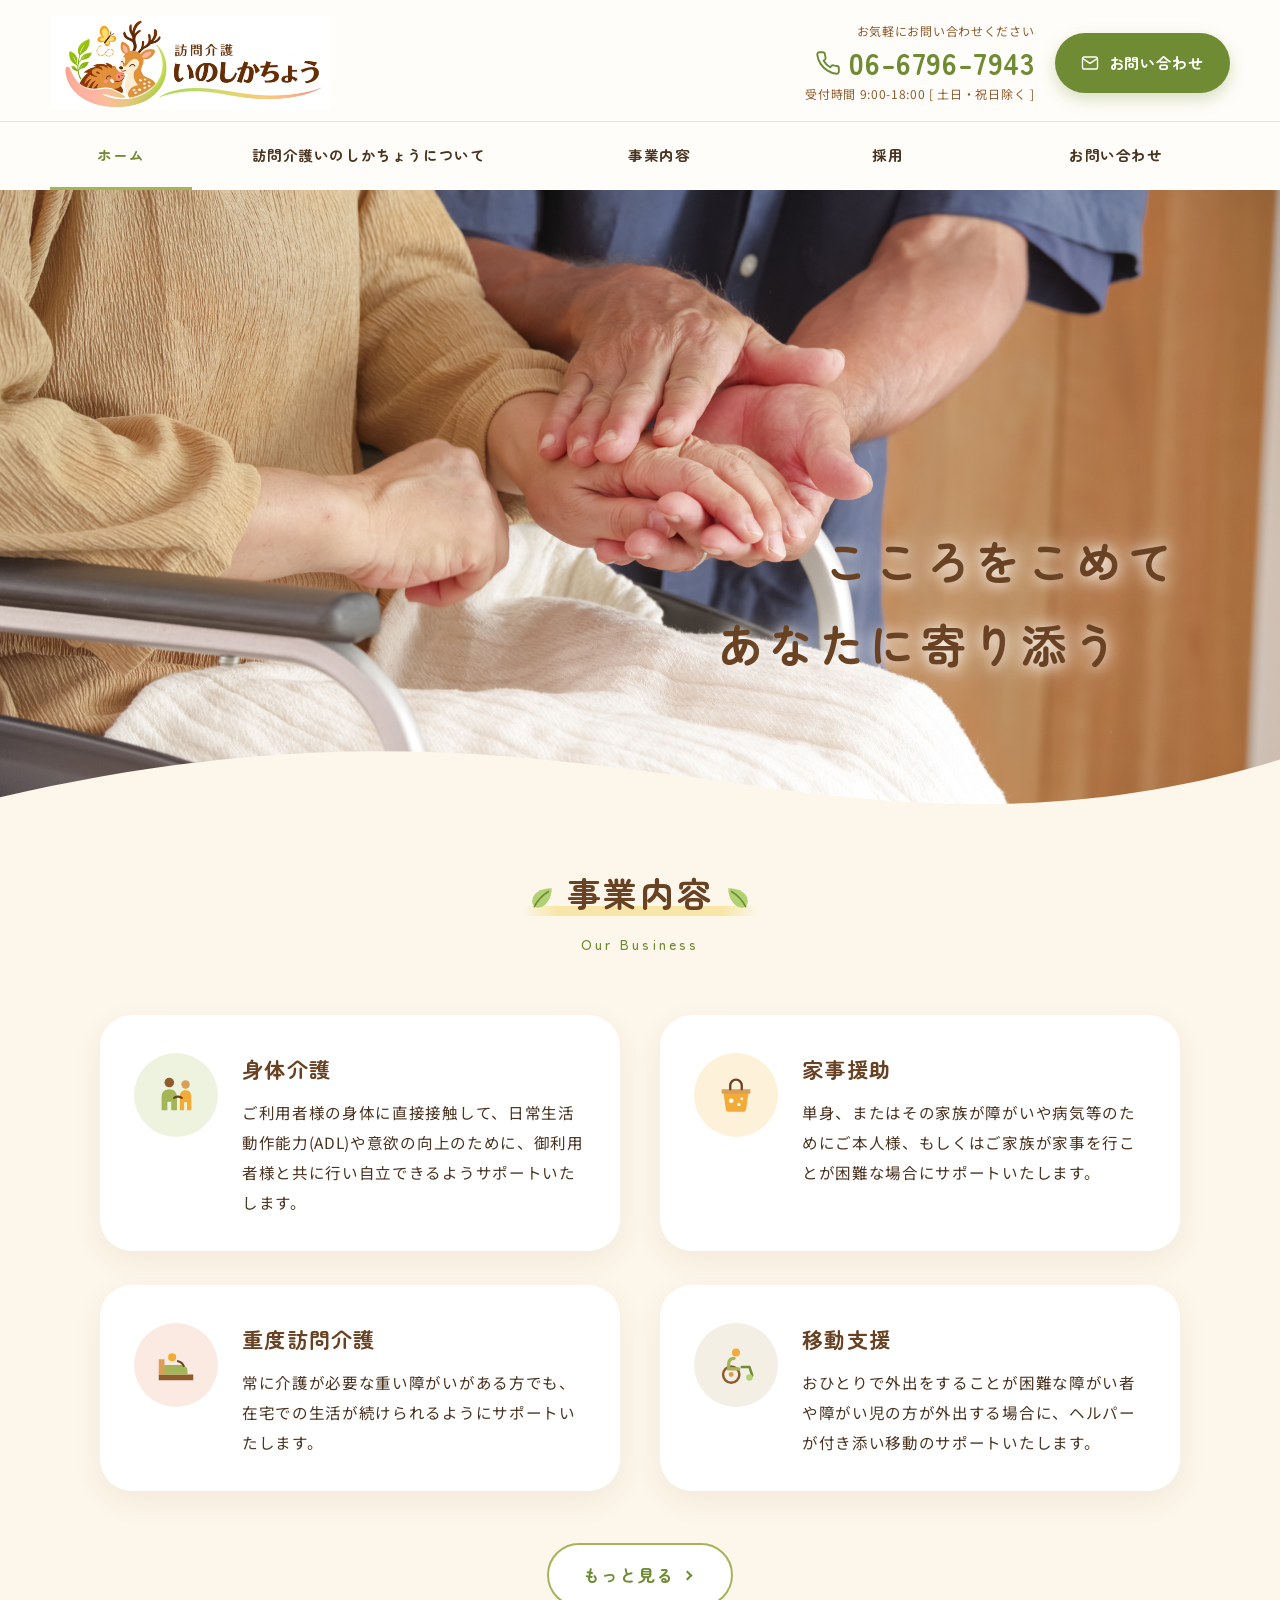
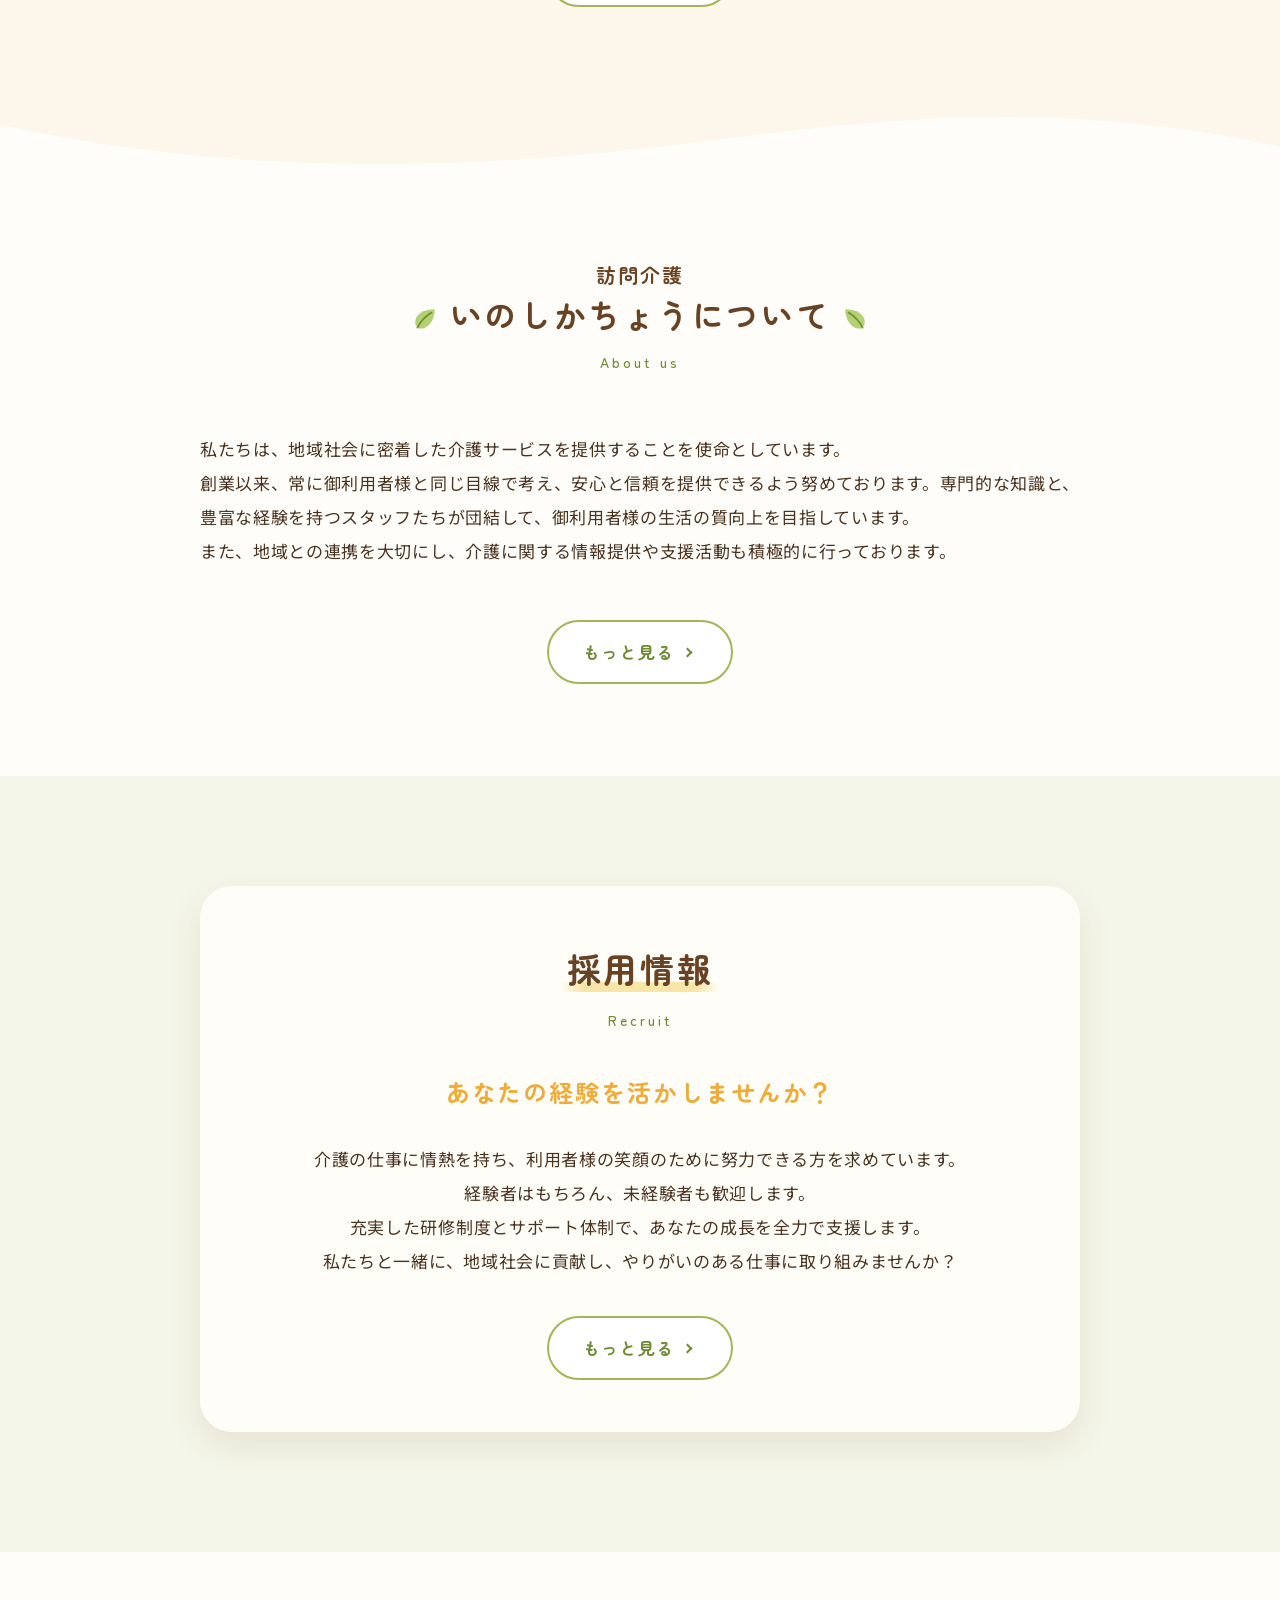
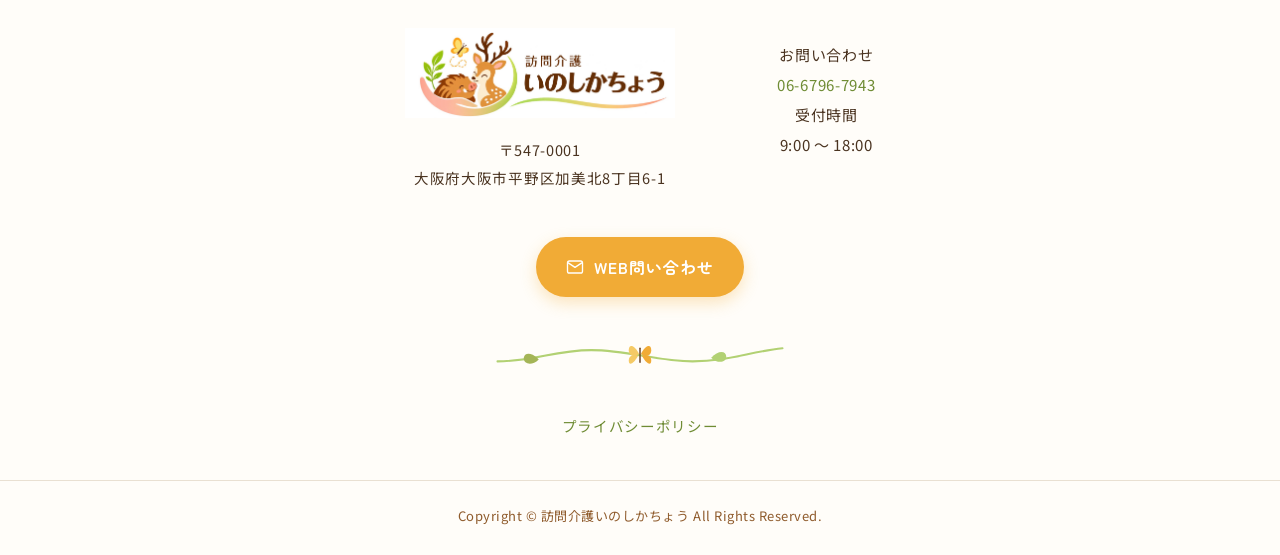
<file: index.html>
<!DOCTYPE html>
<html lang="ja">
<head>
<meta charset="UTF-8">
<meta name="viewport" content="width=device-width, initial-scale=1">
<title>訪問介護いのしかちょう｜こころをこめてあなたに寄り添う</title>
<meta name="description" content="訪問介護いのしかちょうは、地域社会に密着した介護サービスを提供しています。身体介護・家事援助・重度訪問介護・移動支援など、ご自宅での生活をサポートいたします。">
<link rel="canonical" href="https://inoshikachoufukushi.com/">
<meta property="og:type" content="website">
<meta property="og:title" content="訪問介護いのしかちょう">
<meta property="og:description" content="こころをこめてあなたに寄り添う">
<meta property="og:url" content="https://inoshikachoufukushi.com/">
<meta property="og:image" content="https://inoshikachoufukushi.com/image/hero.jpg">
<link rel="icon" href="favicon.ico" sizes="any">
<link rel="apple-touch-icon" href="apple-touch-icon.png">
<link rel="preconnect" href="https://fonts.googleapis.com">
<link rel="preconnect" href="https://fonts.gstatic.com" crossorigin>
<link href="https://fonts.googleapis.com/css2?family=Noto+Sans+JP:wght@400;500;700&family=Zen+Maru+Gothic:wght@500;700&display=swap" rel="stylesheet">
<link rel="stylesheet" href="css/style.css?v=17">
</head>
<body>

<!-- ============================ ヘッダー ============================ -->
<header class="header">
  <div class="header__inner">
    <div class="header__logo">
      <a href="./"><img src="image/header-logo.jpg" alt="訪問介護いのしかちょう"></a>
    </div>

    <div class="header__contact">
      <div class="header__tel">
        <span class="header__tel-lead">お気軽にお問い合わせください</span>
        <a class="header__tel-num" href="tel:0667967943">
          <svg viewBox="0 0 24 24" fill="none" stroke="currentColor" stroke-width="1.8" stroke-linecap="round" stroke-linejoin="round" aria-hidden="true">
            <path d="M22 16.9v3a2 2 0 0 1-2.2 2 19.8 19.8 0 0 1-8.6-3.1 19.5 19.5 0 0 1-6-6A19.8 19.8 0 0 1 2.1 4.2 2 2 0 0 1 4.1 2h3a2 2 0 0 1 2 1.7c.1 1 .3 1.9.6 2.8a2 2 0 0 1-.4 2.1L8 9.9a16 16 0 0 0 6 6l1.3-1.3a2 2 0 0 1 2.1-.4c.9.3 1.8.5 2.8.6a2 2 0 0 1 1.8 2.1Z"/>
          </svg>06-6796-7943
        </a>
        <span class="header__tel-time">受付時間 9:00-18:00 [ 土日・祝日除く ]</span>
      </div>

      <a class="btn btn--header" href="contact/">
        <svg viewBox="0 0 24 24" fill="none" stroke="currentColor" stroke-width="1.8" stroke-linecap="round" stroke-linejoin="round" aria-hidden="true">
          <rect x="2" y="4" width="20" height="16" rx="2.5"/><path d="m3 6.5 9 6 9-6"/>
        </svg>お問い合わせ
      </a>
    </div>
  </div>

  <nav class="gnav" aria-label="メインメニュー">
    <button class="gnav__toggle" type="button" aria-expanded="false" aria-controls="gnav-list">
      <span class="gnav__toggle-icon" aria-hidden="true"></span>
      <span class="gnav__toggle-label">MENU</span>
    </button>

    <ul class="gnav__list" id="gnav-list">
      <li class="gnav__home"><a href="./" aria-current="page">ホーム</a></li>
      <li class="gnav__about"><a href="about/">訪問介護いのしかちょうについて</a></li>
      <li><a href="ourbusiness/">事業内容</a></li>
      <li><a href="recruit/">採用</a></li>
      <li><a href="contact/">お問い合わせ</a></li>
    </ul>
  </nav>
</header>

<!-- ============================ ヒーロー ============================ -->
<div class="hero">
  <img class="hero__img" src="image/hero.jpg" alt="ご利用者様の手をやさしく支えるヘルパー">

  <div class="hero__copy">
    <p>こころをこめて</p>
    <p>あなたに寄り添う</p>
  </div>
</div>

<!-- 丘のカーブ（白 → クリーム） -->
<div class="divider" aria-hidden="true">
  <svg viewBox="0 0 1440 90" preserveAspectRatio="none">
    <path d="M0 74C210 24 396 8 612 30c206 21 330 54 508 52 128-2 232-24 320-52v60H0Z" fill="#fdf6ea"/>
  </svg>
</div>

<!-- ============================ 事業内容 ============================ -->
<section class="section section--cream section--tight" id="business">
  <div class="wrap">
    <div class="sec-head">
      <h2 class="sec-head__ja">
        <svg class="sec-head__leaf sec-head__leaf--l" viewBox="0 0 24 24" aria-hidden="true">
          <path d="M21 3C10 3 3 8 3 15c0 3 2 6 5 6 7 0 13-8 13-18Z" fill="#b2d173"/>
          <path d="M18 6C13 9 8 14 5 20" stroke="#6f8c34" stroke-width="1.5" stroke-linecap="round" fill="none"/>
        </svg>事業内容<svg class="sec-head__leaf sec-head__leaf--r" viewBox="0 0 24 24" aria-hidden="true">
          <path d="M21 3C10 3 3 8 3 15c0 3 2 6 5 6 7 0 13-8 13-18Z" fill="#b2d173"/>
          <path d="M18 6C13 9 8 14 5 20" stroke="#6f8c34" stroke-width="1.5" stroke-linecap="round" fill="none"/>
        </svg>
      </h2>
      <span class="sec-head__en">Our Business</span>
    </div>

    <div class="services">
      <!-- 身体介護 -->
      <div class="service">
        <div class="service__icon">
          <svg viewBox="0 0 48 48" fill="none" aria-hidden="true">
            <circle cx="17" cy="11" r="5" fill="#8f5b2c"/>
            <path d="M17 18c-5 0-8 3-8 8v14h6v-9h4v9h6V26c0-5-3-8-8-8Z" fill="#a4b557"/>
            <circle cx="34" cy="13" r="4.4" fill="#d99e58"/>
            <path d="M34 19c-4 0-6 2.6-6 6.6V40h4.5v-8.5h3V40H40V25.6c0-4-2-6.6-6-6.6Z" fill="#f1ab36"/>
            <path d="M22 27c3-2 5-2 8 0" stroke="#694223" stroke-width="2.2" stroke-linecap="round"/>
          </svg>
        </div>
        <div>
          <h3 class="service__title">身体介護</h3>
          <p class="service__text">ご利用者様の身体に直接接触して、日常生活動作能力(ADL)や意欲の向上のために、御利用者様と共に行い自立できるようサポートいたします。</p>
        </div>
      </div>

      <!-- 家事援助 -->
      <div class="service">
        <div class="service__icon">
          <svg viewBox="0 0 48 48" fill="none" aria-hidden="true">
            <path d="M11 22h26l-2.4 17a3 3 0 0 1-3 2.6H16.4a3 3 0 0 1-3-2.6L11 22Z" fill="#f1ab36"/>
            <path d="M9 18h30v4.5H9z" rx="2" fill="#d99e58"/>
            <path d="M18 18v-4a6 6 0 0 1 12 0v4" stroke="#694223" stroke-width="2.4" fill="none" stroke-linecap="round"/>
            <circle cx="19" cy="30" r="2.4" fill="#fffdf9"/>
            <circle cx="27" cy="34" r="1.8" fill="#fffdf9"/>
            <circle cx="30" cy="28" r="1.4" fill="#fffdf9"/>
          </svg>
        </div>
        <div>
          <h3 class="service__title">家事援助</h3>
          <p class="service__text">単身、またはその家族が障がいや病気等のためにご本人様、もしくはご家族が家事を行ことが困難な場合にサポートいたします。</p>
        </div>
      </div>

      <!-- 重度訪問介護 -->
      <div class="service">
        <div class="service__icon">
          <svg viewBox="0 0 48 48" fill="none" aria-hidden="true">
            <path d="M6 34h36v6H6z" fill="#8f5b2c"/>
            <path d="M8 24h22a6 6 0 0 1 6 6v4H8v-10Z" fill="#a4b557"/>
            <path d="M6 18h6v16H6z" fill="#d99e58"/>
            <circle cx="20" cy="16" r="4.2" fill="#f1ab36"/>
            <path d="M26 20c3 .6 5 2.4 6 5" stroke="#694223" stroke-width="2.2" stroke-linecap="round" fill="none"/>
          </svg>
        </div>
        <div>
          <h3 class="service__title">重度訪問介護</h3>
          <p class="service__text">常に介護が必要な重い障がいがある方でも、在宅での生活が続けられるようにサポートいたします。</p>
        </div>
      </div>

      <!-- 移動支援 -->
      <div class="service">
        <div class="service__icon">
          <svg viewBox="0 0 48 48" fill="none" aria-hidden="true">
            <circle cx="19" cy="34" r="8.5" stroke="#8f5b2c" stroke-width="2.6" fill="none"/>
            <circle cx="19" cy="34" r="2.6" fill="#d99e58"/>
            <circle cx="24" cy="11" r="4.2" fill="#f1ab36"/>
            <path d="M22 17c-3.4 0-5.6 2.2-5.6 5.6V28H27" stroke="#a4b557" stroke-width="3.4" stroke-linecap="round" fill="none"/>
            <path d="M30 26h8l3 9" stroke="#6f8c34" stroke-width="2.6" stroke-linecap="round" stroke-linejoin="round" fill="none"/>
            <circle cx="38" cy="37" r="3.4" fill="#b2d173"/>
          </svg>
        </div>
        <div>
          <h3 class="service__title">移動支援</h3>
          <p class="service__text">おひとりで外出をすることが困難な障がい者や障がい児の方が外出する場合に、ヘルパーが付き添い移動のサポートいたします。</p>
        </div>
      </div>
    </div>

    <div class="more-wrap"><a class="more" href="ourbusiness/">もっと見る</a></div>
  </div>
</section>

<!-- 丘のカーブ（クリーム → 白） -->
<div class="divider" aria-hidden="true">
  <svg viewBox="0 0 1440 90" preserveAspectRatio="none">
    <path d="M0 30c150 34 300 52 520 44 232-8 360-46 560-52 128-4 250 8 360 34v-56H0Z" fill="#fdf6ea"/>
  </svg>
</div>

<!-- ============================ About us ============================ -->
<section class="section" id="about">
  <div class="wrap-narrow">
    <div class="sec-head">
      <h2 class="about__title">
        <small>訪問介護</small>
        <svg class="sec-head__leaf sec-head__leaf--l" viewBox="0 0 24 24" aria-hidden="true">
          <path d="M21 3C10 3 3 8 3 15c0 3 2 6 5 6 7 0 13-8 13-18Z" fill="#b2d173"/>
          <path d="M18 6C13 9 8 14 5 20" stroke="#6f8c34" stroke-width="1.5" stroke-linecap="round" fill="none"/>
        </svg>いのしかちょうについて<svg class="sec-head__leaf sec-head__leaf--r" viewBox="0 0 24 24" aria-hidden="true">
          <path d="M21 3C10 3 3 8 3 15c0 3 2 6 5 6 7 0 13-8 13-18Z" fill="#b2d173"/>
          <path d="M18 6C13 9 8 14 5 20" stroke="#6f8c34" stroke-width="1.5" stroke-linecap="round" fill="none"/>
        </svg>
      </h2>
      <span class="sec-head__en">About us</span>
    </div>

    <div class="about__body">
      <p>私たちは、地域社会に密着した介護サービスを提供することを使命としています。<br>
      創業以来、常に御利用者様と同じ目線で考え、安心と信頼を提供できるよう努めております。専門的な知識と、豊富な経験を持つスタッフたちが団結して、御利用者様の生活の質向上を目指しています。<br>
      また、地域との連携を大切にし、介護に関する情報提供や支援活動も積極的に行っております。</p>
    </div>

    <div class="more-wrap"><a class="more" href="about/">もっと見る</a></div>
  </div>
</section>

<!-- ============================ 採用情報 ============================ -->
<section class="recruit" id="recruit" style="background-image:url('image/recruit-bg.jpg')">
  <div class="wrap-narrow">
    <div class="recruit__card">
      <div class="sec-head" style="margin-bottom:34px">
        <h2 class="sec-head__ja">採用情報</h2>
        <span class="sec-head__en">Recruit</span>
      </div>

      <p class="recruit__catch">あなたの経験を活かしませんか？</p>

      <p class="recruit__text">
        <span>介護の仕事に情熱を持ち、利用者様の笑顔のために努力できる方を求めています。</span>
        <span>経験者はもちろん、未経験者も歓迎します。</span>
        <span>充実した研修制度とサポート体制で、あなたの成長を全力で支援します。</span>
        <span>私たちと一緒に、地域社会に貢献し、やりがいのある仕事に取り組みませんか？</span>
      </p>

      <div class="more-wrap" style="margin-top:38px"><a class="more" href="recruit/">もっと見る</a></div>
    </div>
  </div>
</section>

<!-- ============================ フッター ============================ -->
<footer class="footer">
  <div class="wrap">
    <div class="footer__inner">
      <div class="footer__logo">
        <img src="image/header-logo.jpg" alt="訪問介護いのしかちょう">
        <p class="footer__address">
          〒547-0001<br>
          大阪府大阪市平野区加美北8丁目6-1
        </p>
      </div>

      <div class="footer__contact">
        お問い合わせ<br>
        <a href="tel:0667967943">06-6796-7943</a><br>
        受付時間<br>
        9:00 〜 18:00
      </div>
    </div>

    <div class="footer__cta">
      <a class="btn btn--gold" href="contact/">
        <svg viewBox="0 0 24 24" fill="none" stroke="currentColor" stroke-width="1.8" stroke-linecap="round" stroke-linejoin="round" aria-hidden="true">
          <rect x="2" y="4" width="20" height="16" rx="2.5"/><path d="m3 6.5 9 6 9-6"/>
        </svg>WEB問い合わせ
      </a>
    </div>

    <!-- ロゴのモチーフ（葉と蝶）をあしらった区切り飾り -->
    <div class="footer__deco" aria-hidden="true">
      <svg viewBox="0 0 320 40" fill="none">
        <path d="M8 26c40 0 60-12 100-12s70 12 108 12 60-10 96-14" stroke="#b2d173" stroke-width="2.2" stroke-linecap="round"/>
        <path d="M52 24c-7-8-16-8-16-1 0 6 9 8 16 1Z" fill="#a4b557"/>
        <path d="M236 22c7-8 16-8 16-1 0 6-9 8-16 1Z" fill="#b2d173"/>
        <g transform="translate(148 6)">
          <path d="M11 12C6 2 0 1 0 8c0 6 6 8 11 4Z" fill="#f5ca66"/>
          <path d="M13 12c5-10 11-11 11-4 0 6-6 8-11 4Z" fill="#f1ab36"/>
          <path d="M10 14c-5 9-10 11-10 5 0-5 5-7 10-5Z" fill="#f5ca66"/>
          <path d="M14 14c5 9 10 11 10 5 0-5-5-7-10-5Z" fill="#f1ab36"/>
          <path d="M12 6v15" stroke="#694223" stroke-width="1.6" stroke-linecap="round"/>
        </g>
      </svg>
    </div>

    <p class="footer__links"><a href="privacypolicy/">プライバシーポリシー</a></p>
  </div>

  <p class="footer__copy">Copyright &copy; 訪問介護いのしかちょう All Rights Reserved.</p>
</footer>

<a class="pagetop" href="#" aria-label="ページの先頭へ戻る"></a>

<script src="js/main.js?v=17"></script>
</body>
</html>
</file>
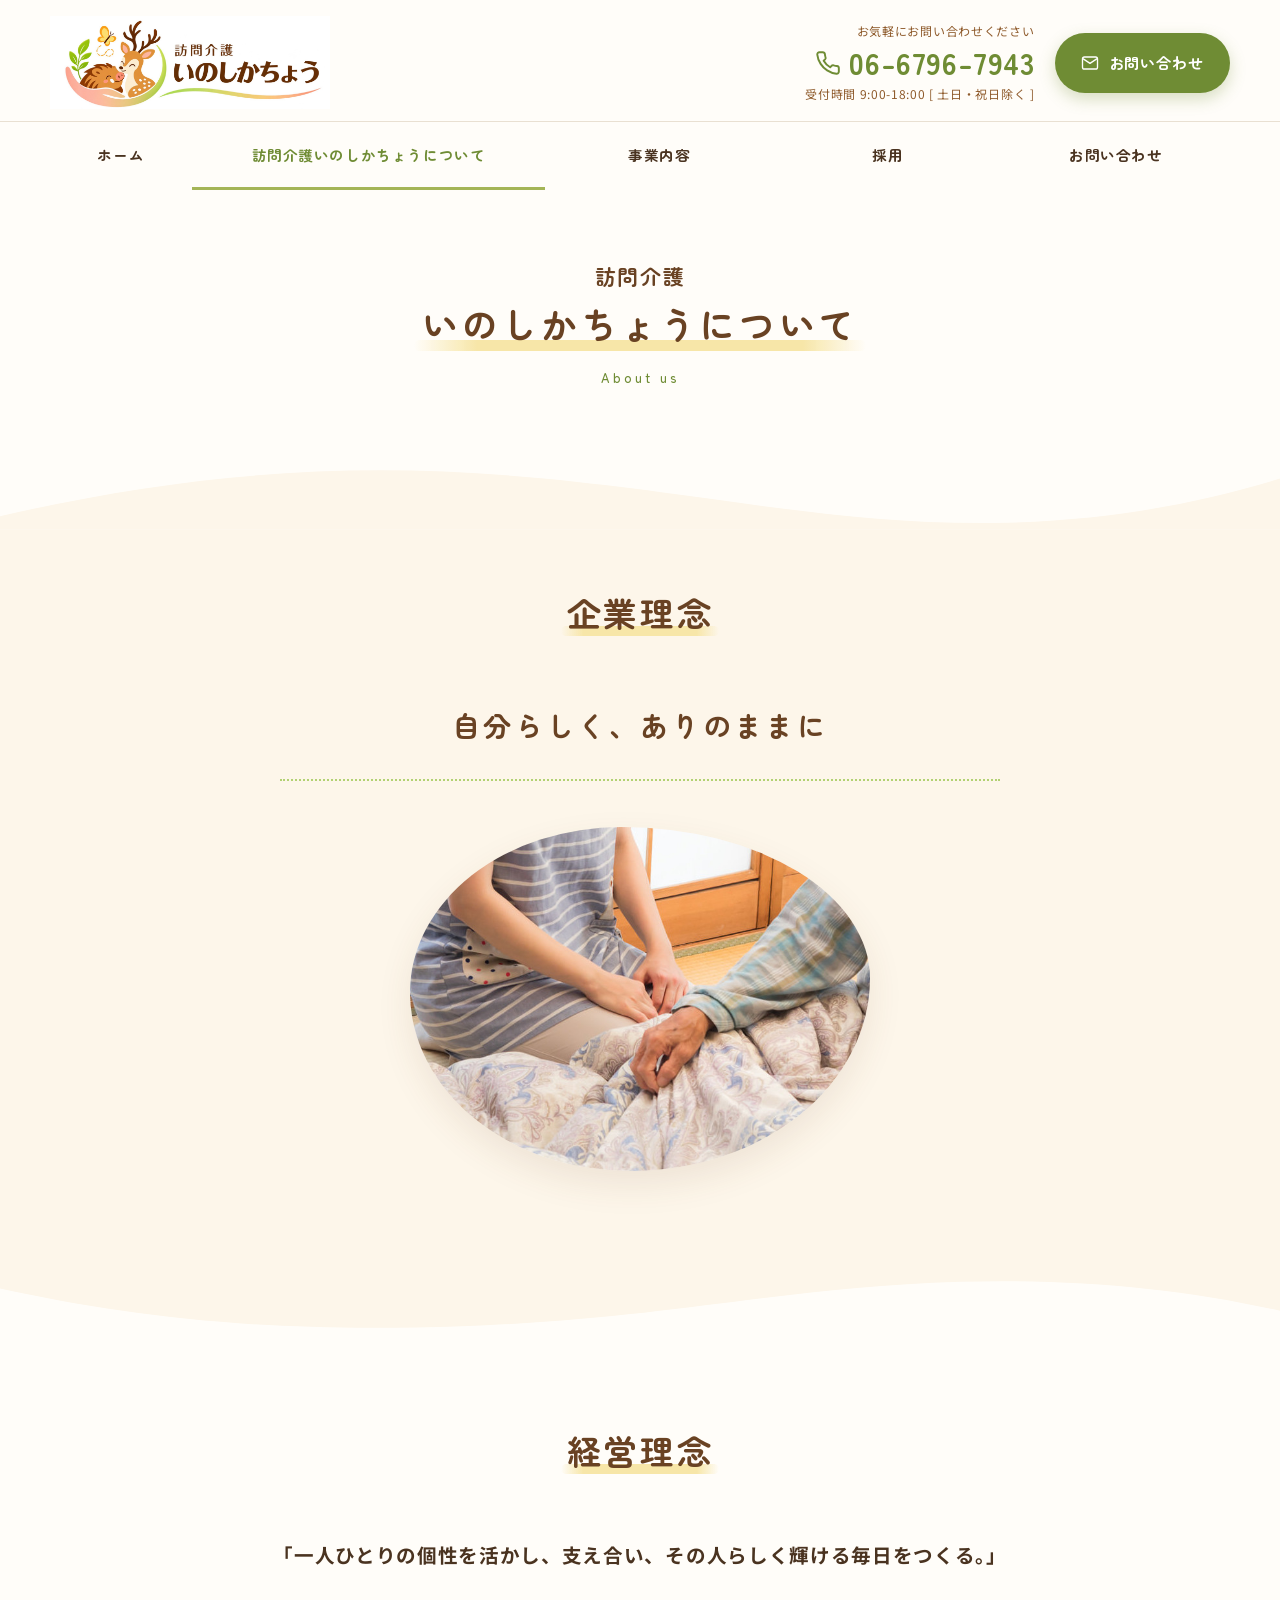
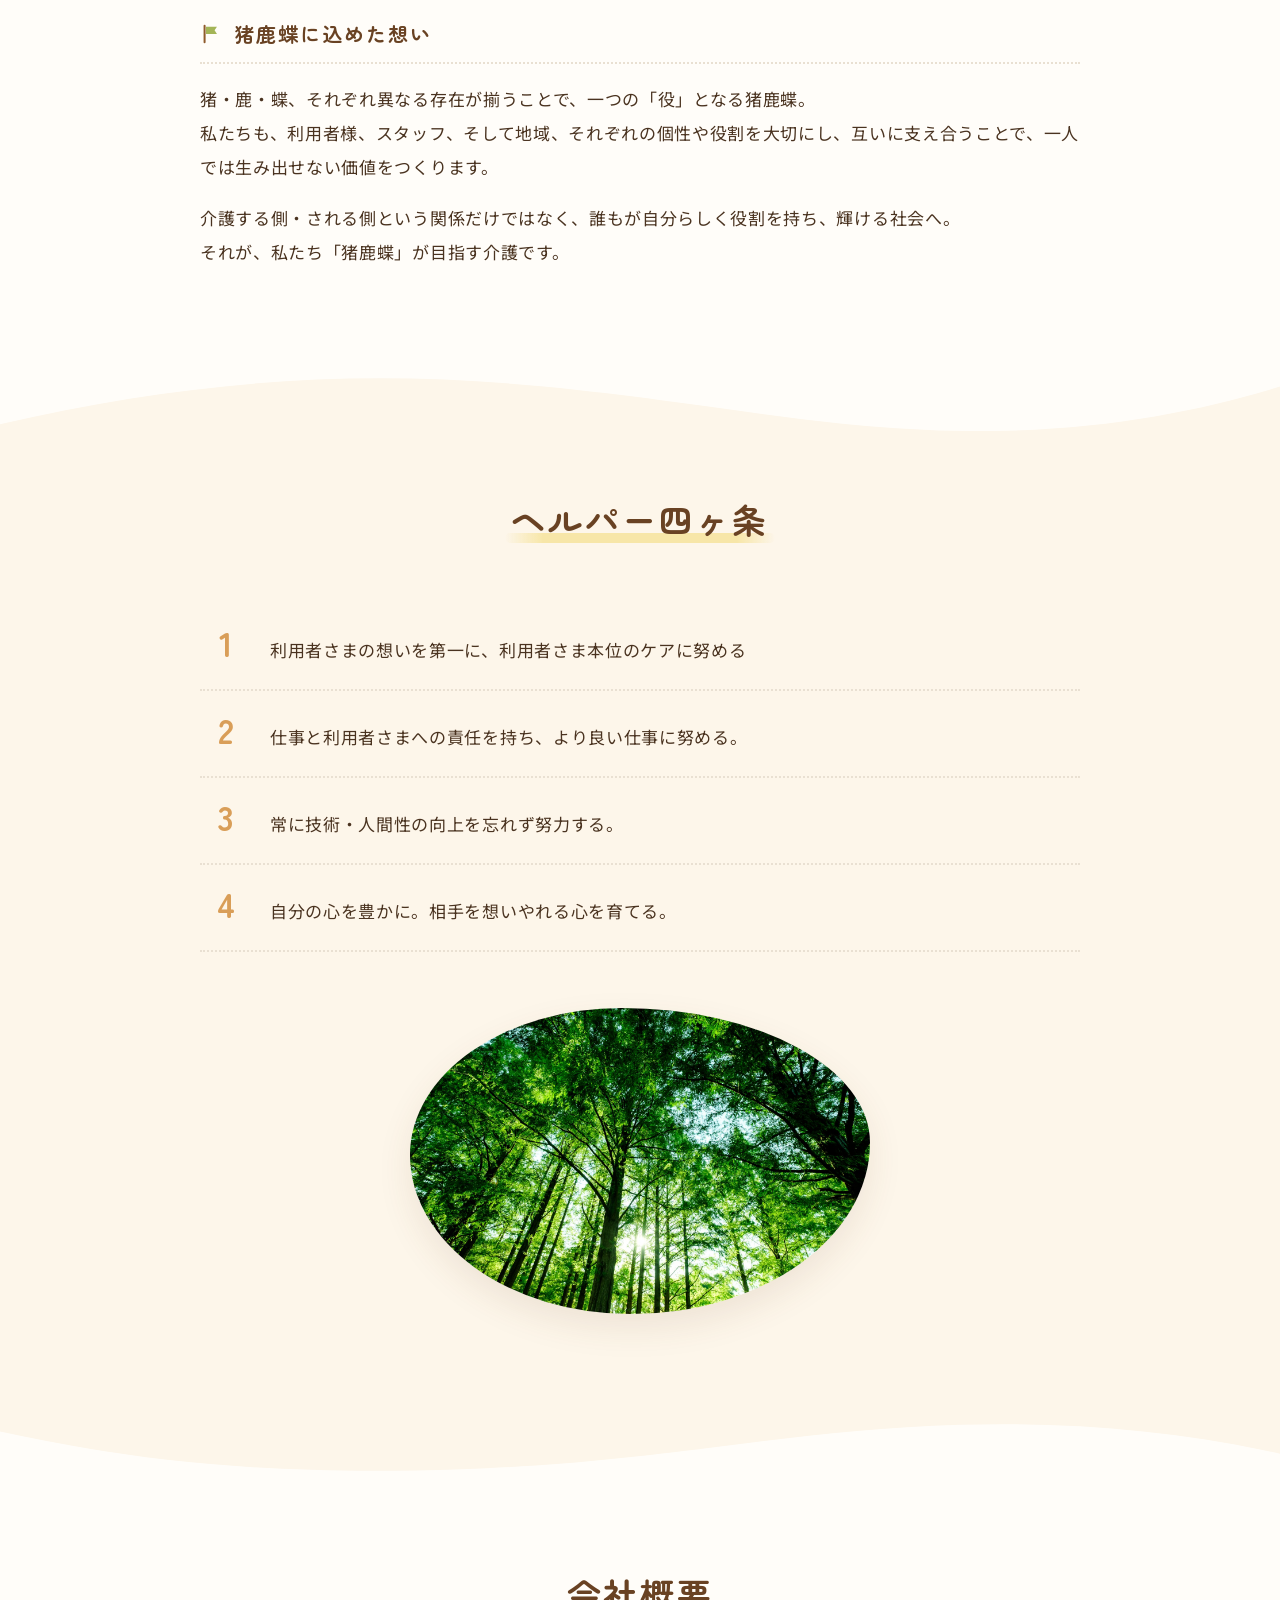
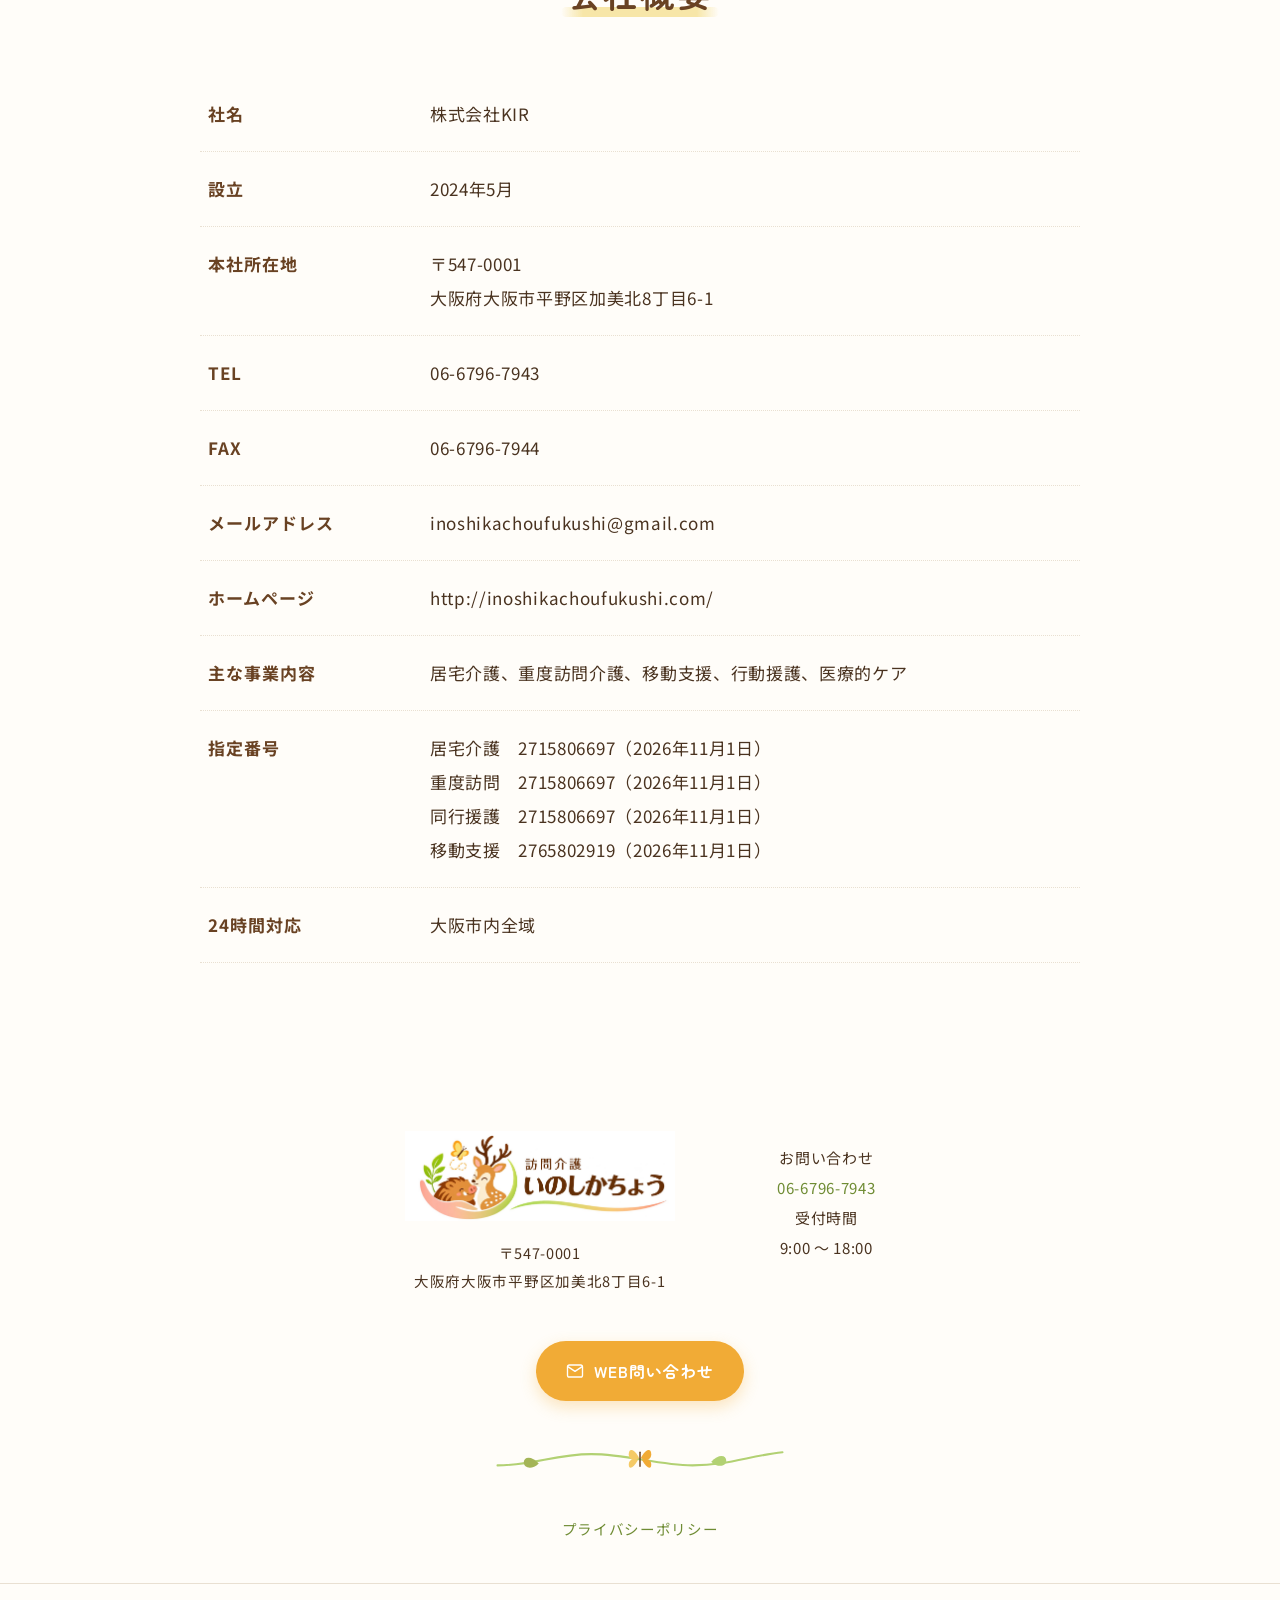
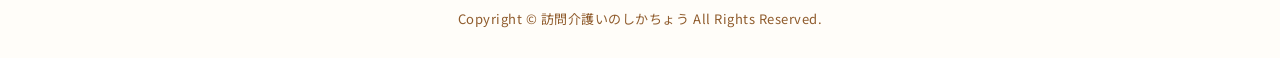
<file: about/index.html>
<!DOCTYPE html>
<html lang="ja">
<head>
<meta charset="UTF-8">
<meta name="viewport" content="width=device-width, initial-scale=1">
<title>訪問介護いのしかちょうについて｜訪問介護いのしかちょう</title>
<meta name="description" content="訪問介護いのしかちょうの企業理念・経営理念・ヘルパー四ヶ条・会社概要のご案内です。">
<link rel="canonical" href="https://inoshikachoufukushi.com/about/">
<link rel="icon" href="../favicon.ico" sizes="any">
<link rel="apple-touch-icon" href="../apple-touch-icon.png">
<link rel="preconnect" href="https://fonts.googleapis.com">
<link rel="preconnect" href="https://fonts.gstatic.com" crossorigin>
<link href="https://fonts.googleapis.com/css2?family=Noto+Sans+JP:wght@400;500;700&family=Zen+Maru+Gothic:wght@500;700&display=swap" rel="stylesheet">
<link rel="stylesheet" href="../css/style.css?v=17">
<link rel="stylesheet" href="../css/pages.css?v=17">
</head>
<body>

<header class="header">
  <div class="header__inner">
    <div class="header__logo">
      <a href="../"><img src="../image/header-logo.jpg" alt="訪問介護いのしかちょう"></a>
    </div>
    <div class="header__contact">
      <div class="header__tel">
        <span class="header__tel-lead">お気軽にお問い合わせください</span>
        <a class="header__tel-num" href="tel:0667967943">
          <svg viewBox="0 0 24 24" fill="none" stroke="currentColor" stroke-width="1.8" stroke-linecap="round" stroke-linejoin="round" aria-hidden="true"><path d="M22 16.9v3a2 2 0 0 1-2.2 2 19.8 19.8 0 0 1-8.6-3.1 19.5 19.5 0 0 1-6-6A19.8 19.8 0 0 1 2.1 4.2 2 2 0 0 1 4.1 2h3a2 2 0 0 1 2 1.7c.1 1 .3 1.9.6 2.8a2 2 0 0 1-.4 2.1L8 9.9a16 16 0 0 0 6 6l1.3-1.3a2 2 0 0 1 2.1-.4c.9.3 1.8.5 2.8.6a2 2 0 0 1 1.8 2.1Z"/></svg>06-6796-7943
        </a>
        <span class="header__tel-time">受付時間 9:00-18:00 [ 土日・祝日除く ]</span>
      </div>
      <a class="btn btn--header" href="../contact/">
        <svg viewBox="0 0 24 24" fill="none" stroke="currentColor" stroke-width="1.8" stroke-linecap="round" stroke-linejoin="round" aria-hidden="true"><rect x="2" y="4" width="20" height="16" rx="2.5"/><path d="m3 6.5 9 6 9-6"/></svg>お問い合わせ
      </a>
    </div>
  </div>
  <nav class="gnav" aria-label="メインメニュー">
    <button class="gnav__toggle" type="button" aria-expanded="false" aria-controls="gnav-list">
      <span class="gnav__toggle-icon" aria-hidden="true"></span>
      <span class="gnav__toggle-label">MENU</span>
    </button>

    <ul class="gnav__list" id="gnav-list">
      <li class="gnav__home"><a href="../">ホーム</a></li>
      <li class="gnav__about"><a href="../about/" aria-current="page">訪問介護いのしかちょうについて</a></li>
      <li><a href="../ourbusiness/">事業内容</a></li>
      <li><a href="../recruit/">採用</a></li>
      <li><a href="../contact/">お問い合わせ</a></li>
    </ul>
  </nav>
</header>

<!-- ============================ ページタイトル ============================ -->
<div class="page-head">
  <h1 class="page-head__ja">
    <small>訪問介護</small>いのしかちょうについて
  </h1>
  <span class="page-head__en">About us</span>
</div>

<div class="divider" aria-hidden="true">
  <svg viewBox="0 0 1440 90" preserveAspectRatio="none">
    <path d="M0 74C210 24 396 8 612 30c206 21 330 54 508 52 128-2 232-24 320-52v60H0Z" fill="#fdf6ea"/>
  </svg>
</div>

<!-- ============================ 企業理念 ============================ -->
<section class="section section--cream section--tight">
  <div class="wrap-narrow">
    <div class="sec-head">
      <h2 class="sec-head__ja">企業理念</h2>
    </div>

    <p class="philosophy__catch">自分らしく、ありのままに</p>

    <img class="philosophy__img" src="../image/about-philosophy.jpg" alt="ご自宅の居室でご利用者様に寄り添うヘルパーの手">
  </div>
</section>

<div class="divider" aria-hidden="true">
  <svg viewBox="0 0 1440 90" preserveAspectRatio="none">
    <path d="M0 30c150 34 300 52 520 44 232-8 360-46 560-52 128-4 250 8 360 34v-56H0Z" fill="#fdf6ea"/>
  </svg>
</div>

<!-- ============================ 経営理念 ============================ -->
<section class="section">
  <div class="wrap-narrow">
    <div class="sec-head">
      <h2 class="sec-head__ja">経営理念</h2>
    </div>

    <div class="creed">
      <div class="creed__item">
        <p class="creed__body creed__lead">「一人ひとりの個性を活かし、支え合い、その人らしく輝ける毎日をつくる。」</p>
      </div>

      <div class="creed__item">
        <h3 class="creed__title">
          <svg viewBox="0 0 24 24" aria-hidden="true"><path d="M5 3v18" stroke="#8f5b2c" stroke-width="2.2" stroke-linecap="round"/><path d="M6.5 4h12l-2.6 4 2.6 4h-12V4Z" fill="#a4b557"/></svg>猪鹿蝶に込めた想い
        </h3>
        <p class="creed__body">猪・鹿・蝶、それぞれ異なる存在が揃うことで、一つの「役」となる猪鹿蝶。<br>私たちも、利用者様、スタッフ、そして地域、それぞれの個性や役割を大切にし、互いに支え合うことで、一人では生み出せない価値をつくります。</p>
        <p class="creed__body">介護する側・される側という関係だけではなく、誰もが自分らしく役割を持ち、輝ける社会へ。<br>それが、私たち「猪鹿蝶」が目指す介護です。</p>
      </div>
    </div>
  </div>
</section>

<div class="divider" aria-hidden="true">
  <svg viewBox="0 0 1440 90" preserveAspectRatio="none">
    <path d="M0 74C210 24 396 8 612 30c206 21 330 54 508 52 128-2 232-24 320-52v60H0Z" fill="#fdf6ea"/>
  </svg>
</div>

<!-- ============================ ヘルパー四ヶ条 ============================ -->
<section class="section section--cream section--tight">
  <div class="wrap-narrow">
    <div class="sec-head">
      <h2 class="sec-head__ja">ヘルパー四ヶ条</h2>
    </div>

    <ol class="four">
      <li><p>利用者さまの想いを第一に、利用者さま本位のケアに努める</p></li>
      <li><p>仕事と利用者さまへの責任を持ち、より良い仕事に努める。</p></li>
      <li><p>常に技術・人間性の向上を忘れず努力する。</p></li>
      <li><p>自分の心を豊かに。相手を想いやれる心を育てる。</p></li>
    </ol>

    <img class="philosophy__img" src="../image/about-helper.jpg" alt="木漏れ日の差す新緑の風景">
  </div>
</section>

<div class="divider" aria-hidden="true">
  <svg viewBox="0 0 1440 90" preserveAspectRatio="none">
    <path d="M0 30c150 34 300 52 520 44 232-8 360-46 560-52 128-4 250 8 360 34v-56H0Z" fill="#fdf6ea"/>
  </svg>
</div>

<!-- ============================ 会社概要 ============================ -->
<section class="section">
  <div class="wrap-narrow">
    <div class="sec-head">
      <h2 class="sec-head__ja">会社概要</h2>
    </div>

    <dl class="company">
      <div>
        <dt>社名</dt>
        <dd>株式会社KIR</dd>
      </div>
      <div>
        <dt>設立</dt>
        <dd>2024年5月</dd>
      </div>
      <div>
        <dt>本社所在地</dt>
        <dd>
          <span>〒547-0001</span>
          <span>大阪府大阪市平野区加美北8丁目6-1</span>
        </dd>
      </div>
      <div>
        <dt>TEL</dt>
        <dd>06-6796-7943</dd>
      </div>
      <div>
        <dt>FAX</dt>
        <dd>06-6796-7944</dd>
      </div>
      <div>
        <dt>メールアドレス</dt>
        <dd><a href="mailto:inoshikachoufukushi@gmail.com">inoshikachoufukushi@gmail.com</a></dd>
      </div>
      <div>
        <dt>ホームページ</dt>
        <dd><a href="http://inoshikachoufukushi.com/" target="_blank" rel="noopener">http://inoshikachoufukushi.com/</a></dd>
      </div>
      <div>
        <dt>主な事業内容</dt>
        <dd>居宅介護、重度訪問介護、移動支援、行動援護、医療的ケア</dd>
      </div>
      <div>
        <dt>指定番号</dt>
        <dd>
          <span>居宅介護　2715806697（2026年11月1日）</span>
          <span>重度訪問　2715806697（2026年11月1日）</span>
          <span>同行援護　2715806697（2026年11月1日）</span>
          <span>移動支援　2765802919（2026年11月1日）</span>
        </dd>
      </div>
      <div>
        <dt>24時間対応</dt>
        <dd>大阪市内全域</dd>
      </div>
    </dl>
  </div>
</section>

<!-- ============================ フッター ============================ -->
<footer class="footer">
  <div class="wrap">
    <div class="footer__inner">
      <div class="footer__logo">
        <img src="../image/header-logo.jpg" alt="訪問介護いのしかちょう">
        <p class="footer__address">
          〒547-0001<br>
          大阪府大阪市平野区加美北8丁目6-1
        </p>
      </div>
      <div class="footer__contact">
        お問い合わせ<br>
        <a href="tel:0667967943">06-6796-7943</a><br>
        受付時間<br>
        9:00 〜 18:00
      </div>
    </div>

    <div class="footer__cta">
      <a class="btn btn--gold" href="../contact/">
        <svg viewBox="0 0 24 24" fill="none" stroke="currentColor" stroke-width="1.8" stroke-linecap="round" stroke-linejoin="round" aria-hidden="true"><rect x="2" y="4" width="20" height="16" rx="2.5"/><path d="m3 6.5 9 6 9-6"/></svg>WEB問い合わせ
      </a>
    </div>

    <div class="footer__deco" aria-hidden="true">
      <svg viewBox="0 0 320 40" fill="none">
        <path d="M8 26c40 0 60-12 100-12s70 12 108 12 60-10 96-14" stroke="#b2d173" stroke-width="2.2" stroke-linecap="round"/>
        <path d="M52 24c-7-8-16-8-16-1 0 6 9 8 16 1Z" fill="#a4b557"/>
        <path d="M236 22c7-8 16-8 16-1 0 6-9 8-16 1Z" fill="#b2d173"/>
        <g transform="translate(148 6)">
          <path d="M11 12C6 2 0 1 0 8c0 6 6 8 11 4Z" fill="#f5ca66"/>
          <path d="M13 12c5-10 11-11 11-4 0 6-6 8-11 4Z" fill="#f1ab36"/>
          <path d="M10 14c-5 9-10 11-10 5 0-5 5-7 10-5Z" fill="#f5ca66"/>
          <path d="M14 14c5 9 10 11 10 5 0-5-5-7-10-5Z" fill="#f1ab36"/>
          <path d="M12 6v15" stroke="#694223" stroke-width="1.6" stroke-linecap="round"/>
        </g>
      </svg>
    </div>

    <p class="footer__links"><a href="../privacypolicy/">プライバシーポリシー</a></p>
  </div>

  <p class="footer__copy">Copyright &copy; 訪問介護いのしかちょう All Rights Reserved.</p>
</footer>

<a class="pagetop" href="#" aria-label="ページの先頭へ戻る"></a>

<script src="../js/main.js?v=17"></script>
</body>
</html>
</file>
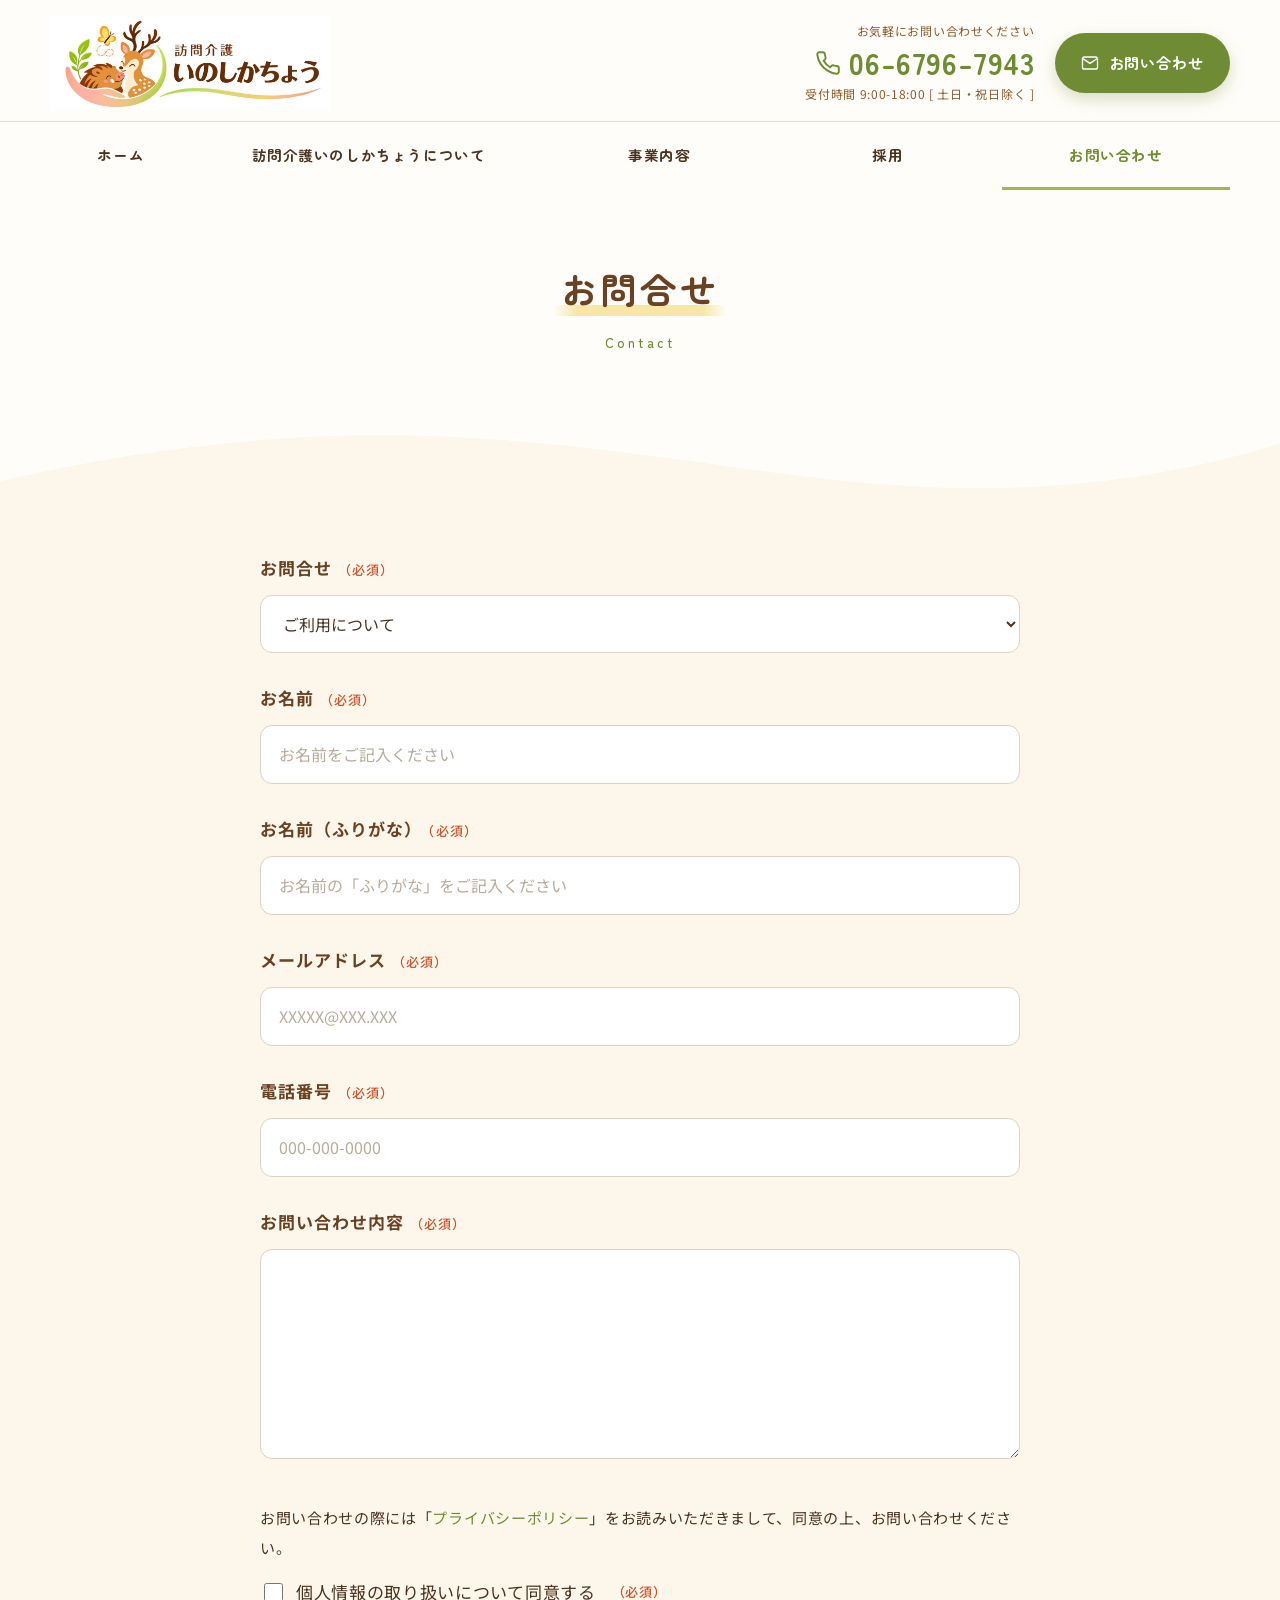
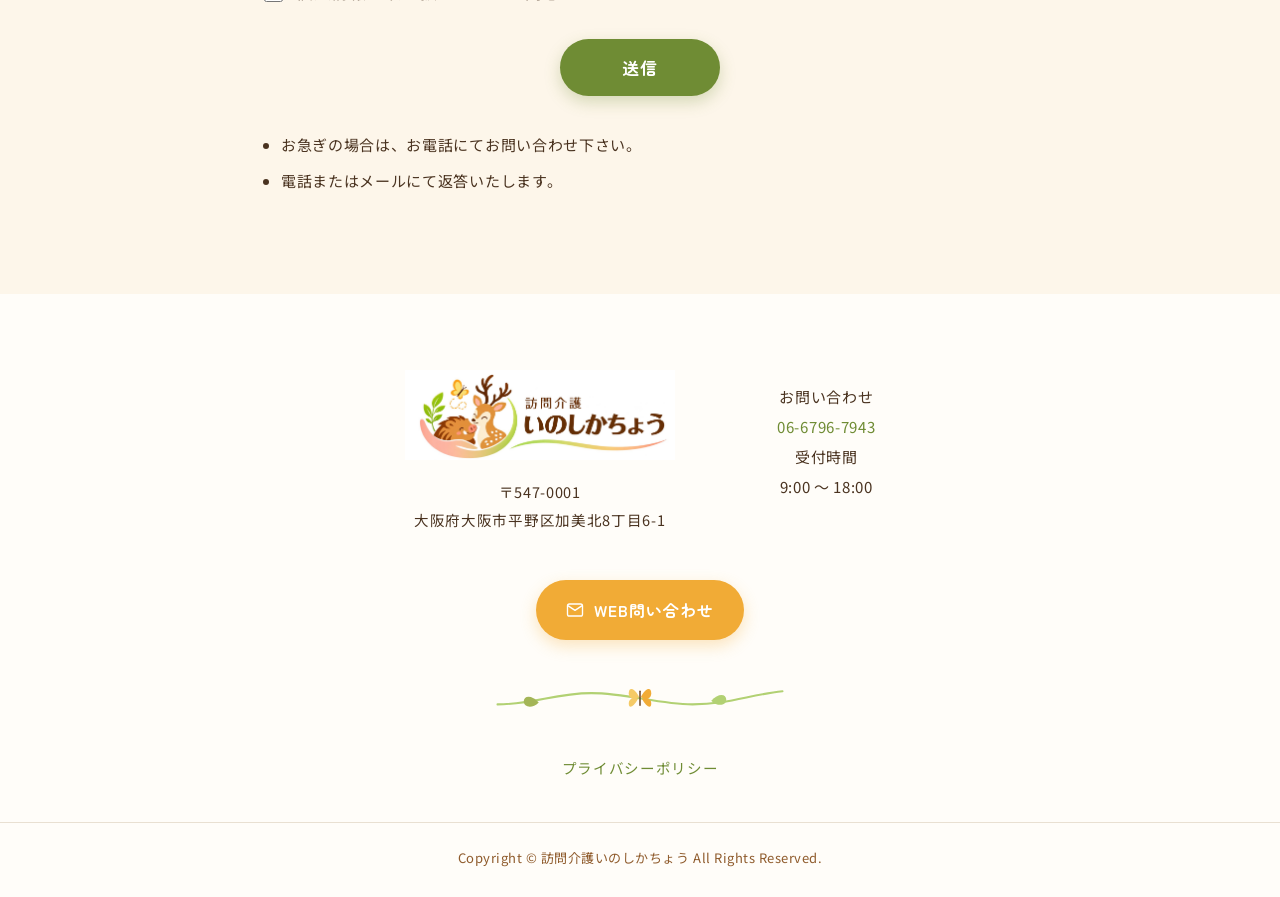
<file: contact/index.html>
<!DOCTYPE html>
<html lang="ja">
<head>
<meta charset="UTF-8">
<meta name="viewport" content="width=device-width, initial-scale=1">
<title>お問合せ｜訪問介護いのしかちょう</title>
<meta name="description" content="訪問介護いのしかちょうへのお問い合わせはこちらから。ご利用について・採用についてなど、お気軽にご相談ください。">
<link rel="canonical" href="https://inoshikachoufukushi.com/contact/">
<link rel="icon" href="../favicon.ico" sizes="any">
<link rel="apple-touch-icon" href="../apple-touch-icon.png">
<link rel="preconnect" href="https://fonts.googleapis.com">
<link rel="preconnect" href="https://fonts.gstatic.com" crossorigin>
<link href="https://fonts.googleapis.com/css2?family=Noto+Sans+JP:wght@400;500;700&family=Zen+Maru+Gothic:wght@500;700&display=swap" rel="stylesheet">
<link rel="stylesheet" href="../css/style.css?v=17">
<link rel="stylesheet" href="../css/pages.css?v=17">
</head>
<body>

<header class="header">
  <div class="header__inner">
    <div class="header__logo">
      <a href="../"><img src="../image/header-logo.jpg" alt="訪問介護いのしかちょう"></a>
    </div>
    <div class="header__contact">
      <div class="header__tel">
        <span class="header__tel-lead">お気軽にお問い合わせください</span>
        <a class="header__tel-num" href="tel:0667967943">
          <svg viewBox="0 0 24 24" fill="none" stroke="currentColor" stroke-width="1.8" stroke-linecap="round" stroke-linejoin="round" aria-hidden="true"><path d="M22 16.9v3a2 2 0 0 1-2.2 2 19.8 19.8 0 0 1-8.6-3.1 19.5 19.5 0 0 1-6-6A19.8 19.8 0 0 1 2.1 4.2 2 2 0 0 1 4.1 2h3a2 2 0 0 1 2 1.7c.1 1 .3 1.9.6 2.8a2 2 0 0 1-.4 2.1L8 9.9a16 16 0 0 0 6 6l1.3-1.3a2 2 0 0 1 2.1-.4c.9.3 1.8.5 2.8.6a2 2 0 0 1 1.8 2.1Z"/></svg>06-6796-7943
        </a>
        <span class="header__tel-time">受付時間 9:00-18:00 [ 土日・祝日除く ]</span>
      </div>
      <a class="btn btn--header" href="../contact/">
        <svg viewBox="0 0 24 24" fill="none" stroke="currentColor" stroke-width="1.8" stroke-linecap="round" stroke-linejoin="round" aria-hidden="true"><rect x="2" y="4" width="20" height="16" rx="2.5"/><path d="m3 6.5 9 6 9-6"/></svg>お問い合わせ
      </a>
    </div>
  </div>
  <nav class="gnav" aria-label="メインメニュー">
    <button class="gnav__toggle" type="button" aria-expanded="false" aria-controls="gnav-list">
      <span class="gnav__toggle-icon" aria-hidden="true"></span>
      <span class="gnav__toggle-label">MENU</span>
    </button>

    <ul class="gnav__list" id="gnav-list">
      <li class="gnav__home"><a href="../">ホーム</a></li>
      <li class="gnav__about"><a href="../about/">訪問介護いのしかちょうについて</a></li>
      <li><a href="../ourbusiness/">事業内容</a></li>
      <li><a href="../recruit/">採用</a></li>
      <li><a href="../contact/" aria-current="page">お問い合わせ</a></li>
    </ul>
  </nav>
</header>

<div class="page-head">
  <h1 class="page-head__ja">お問合せ</h1>
  <span class="page-head__en">Contact</span>
</div>

<div class="divider" aria-hidden="true">
  <svg viewBox="0 0 1440 90" preserveAspectRatio="none">
    <path d="M0 74C210 24 396 8 612 30c206 21 330 54 508 52 128-2 232-24 320-52v60H0Z" fill="#fdf6ea"/>
  </svg>
</div>

<section class="section section--cream section--tight">
  <div class="wrap">
    <!--
      送信には FormSubmit（https://formsubmit.co/）を利用しています。
      入力内容は inoshikachoufukushi@gmail.com 宛てにメールで届きます。
      name 属性はそのままメールの項目名になります（email だけは返信先に使われるので変更しないこと）。
    -->
    <form class="form" id="contactForm" action="https://formsubmit.co/inoshikachoufukushi@gmail.com" method="post" accept-charset="UTF-8" novalidate>
      <!-- FormSubmit の設定 -->
      <input type="hidden" name="_subject" value="【訪問介護いのしかちょう】ホームページからのお問い合わせ">
      <input type="hidden" name="_template" value="table">
      <input type="hidden" name="_next" value="https://inoshikachoufukushi.com/contact/?sent=1">
      <!-- 迷惑送信対策（人には見えない入力欄。入力があれば送信されない） -->
      <input type="text" name="_honey" tabindex="-1" autocomplete="off" aria-hidden="true" style="display:none">

      <div class="form__row">
        <label class="form__label" for="subject">お問合せ<span class="form__req">（必須）</span></label>
        <select id="subject" name="お問合せ種別" required>
          <option value="ご利用について">ご利用について</option>
          <option value="採用について">採用について</option>
          <option value="そのほか">そのほか</option>
        </select>
      </div>

      <div class="form__row">
        <label class="form__label" for="name">お名前<span class="form__req">（必須）</span></label>
        <input type="text" id="name" name="お名前" placeholder="お名前をご記入ください" required>
      </div>

      <div class="form__row">
        <label class="form__label" for="kana">お名前（ふりがな）<span class="form__req">（必須）</span></label>
        <input type="text" id="kana" name="ふりがな" placeholder="お名前の「ふりがな」をご記入ください" required>
      </div>

      <div class="form__row">
        <label class="form__label" for="email">メールアドレス<span class="form__req">（必須）</span></label>
        <input type="email" id="email" name="email" placeholder="XXXXX@XXX.XXX" required>
      </div>

      <div class="form__row">
        <label class="form__label" for="tel">電話番号<span class="form__req">（必須）</span></label>
        <input type="tel" id="tel" name="電話番号" placeholder="000-000-0000" required>
      </div>

      <div class="form__row">
        <label class="form__label" for="body">お問い合わせ内容<span class="form__req">（必須）</span></label>
        <textarea id="body" name="お問い合わせ内容" required></textarea>
      </div>

      <p class="form__note">お問い合わせの際には「<a href="../privacypolicy/">プライバシーポリシー</a>」をお読みいただきまして、同意の上、お問い合わせください。</p>

      <label class="form__check">
        <input type="checkbox" name="個人情報の取り扱い" value="同意する" required>
        個人情報の取り扱いについて同意する<span class="form__req">（必須）</span>
      </label>

      <div class="form__submit">
        <button class="btn" type="submit">送信</button>
        <p class="form__msg" id="formMsg"></p>
      </div>

      <ul class="form__after">
        <li>お急ぎの場合は、お電話にてお問い合わせ下さい。</li>
        <li>電話またはメールにて返答いたします。</li>
      </ul>
    </form>
  </div>
</section>

<footer class="footer">
  <div class="wrap">
    <div class="footer__inner">
      <div class="footer__logo">
        <img src="../image/header-logo.jpg" alt="訪問介護いのしかちょう">
        <p class="footer__address">
          〒547-0001<br>
          大阪府大阪市平野区加美北8丁目6-1
        </p>
      </div>
      <div class="footer__contact">
        お問い合わせ<br>
        <a href="tel:0667967943">06-6796-7943</a><br>
        受付時間<br>
        9:00 〜 18:00
      </div>
    </div>

    <div class="footer__cta">
      <a class="btn btn--gold" href="../contact/">
        <svg viewBox="0 0 24 24" fill="none" stroke="currentColor" stroke-width="1.8" stroke-linecap="round" stroke-linejoin="round" aria-hidden="true"><rect x="2" y="4" width="20" height="16" rx="2.5"/><path d="m3 6.5 9 6 9-6"/></svg>WEB問い合わせ
      </a>
    </div>

    <div class="footer__deco" aria-hidden="true">
      <svg viewBox="0 0 320 40" fill="none">
        <path d="M8 26c40 0 60-12 100-12s70 12 108 12 60-10 96-14" stroke="#b2d173" stroke-width="2.2" stroke-linecap="round"/>
        <path d="M52 24c-7-8-16-8-16-1 0 6 9 8 16 1Z" fill="#a4b557"/>
        <path d="M236 22c7-8 16-8 16-1 0 6-9 8-16 1Z" fill="#b2d173"/>
        <g transform="translate(148 6)">
          <path d="M11 12C6 2 0 1 0 8c0 6 6 8 11 4Z" fill="#f5ca66"/>
          <path d="M13 12c5-10 11-11 11-4 0 6-6 8-11 4Z" fill="#f1ab36"/>
          <path d="M10 14c-5 9-10 11-10 5 0-5 5-7 10-5Z" fill="#f5ca66"/>
          <path d="M14 14c5 9 10 11 10 5 0-5-5-7-10-5Z" fill="#f1ab36"/>
          <path d="M12 6v15" stroke="#694223" stroke-width="1.6" stroke-linecap="round"/>
        </g>
      </svg>
    </div>

    <p class="footer__links"><a href="../privacypolicy/">プライバシーポリシー</a></p>
  </div>

  <p class="footer__copy">Copyright &copy; 訪問介護いのしかちょう All Rights Reserved.</p>
</footer>

<a class="pagetop" href="#" aria-label="ページの先頭へ戻る"></a>

<script src="../js/main.js?v=17"></script>

<script>
/* ------------------------------------------------------------------
   入力チェック ＋ 送信完了メッセージ
   送信そのものは form の action（FormSubmit）にブラウザが直接行う。
   送信後は _next の指定で ?sent=1 付きでこのページに戻ってくる。
   ------------------------------------------------------------------ */
(function () {
  var form = document.getElementById('contactForm');
  var msg = document.getElementById('formMsg');
  if (!form || !msg) return;

  /* 送信完了後に戻ってきたとき */
  if (/[?&]sent=1(&|$)/.test(location.search)) {
    msg.textContent = 'お問い合わせを送信しました。内容を確認のうえ、電話またはメールにてご連絡いたします。';
    msg.classList.add('is-shown');
    msg.scrollIntoView({ block: 'center' });
    /* 再読み込みで同じ表示が出続けないよう、URL から目印を外す */
    if (history.replaceState) history.replaceState(null, '', location.pathname);
  }

  var sending = false;
  form.addEventListener('submit', function (e) {
    if (!form.checkValidity()) {
      e.preventDefault();
      form.reportValidity();
      return;
    }
    /* 二重送信の防止 */
    if (sending) { e.preventDefault(); return; }
    sending = true;
    var btn = form.querySelector('button[type="submit"]');
    if (btn) btn.textContent = '送信中…';
  });

  /* 「戻る」で戻ってきたときに送信中のまま固まらないようにする */
  window.addEventListener('pageshow', function () {
    sending = false;
    var btn = form.querySelector('button[type="submit"]');
    if (btn) btn.textContent = '送信';
  });
})();
</script>
</body>
</html>
</file>
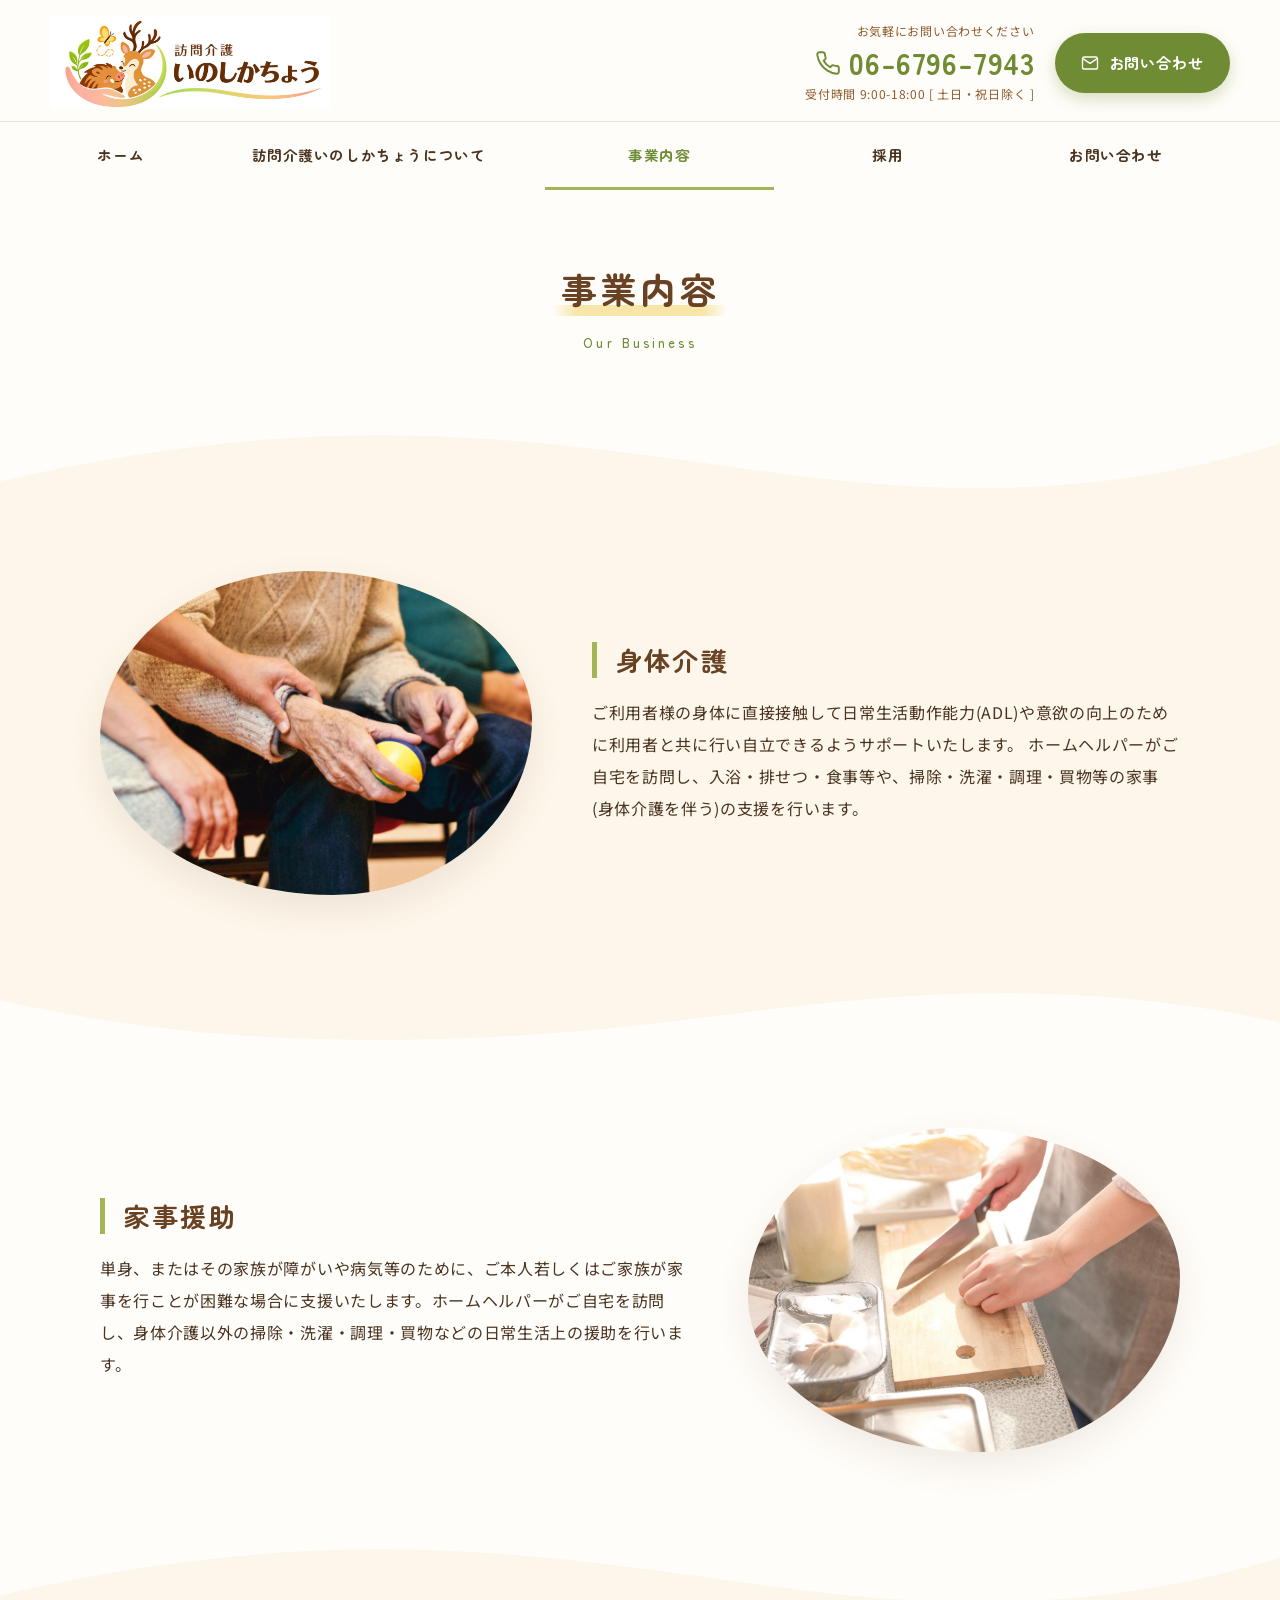
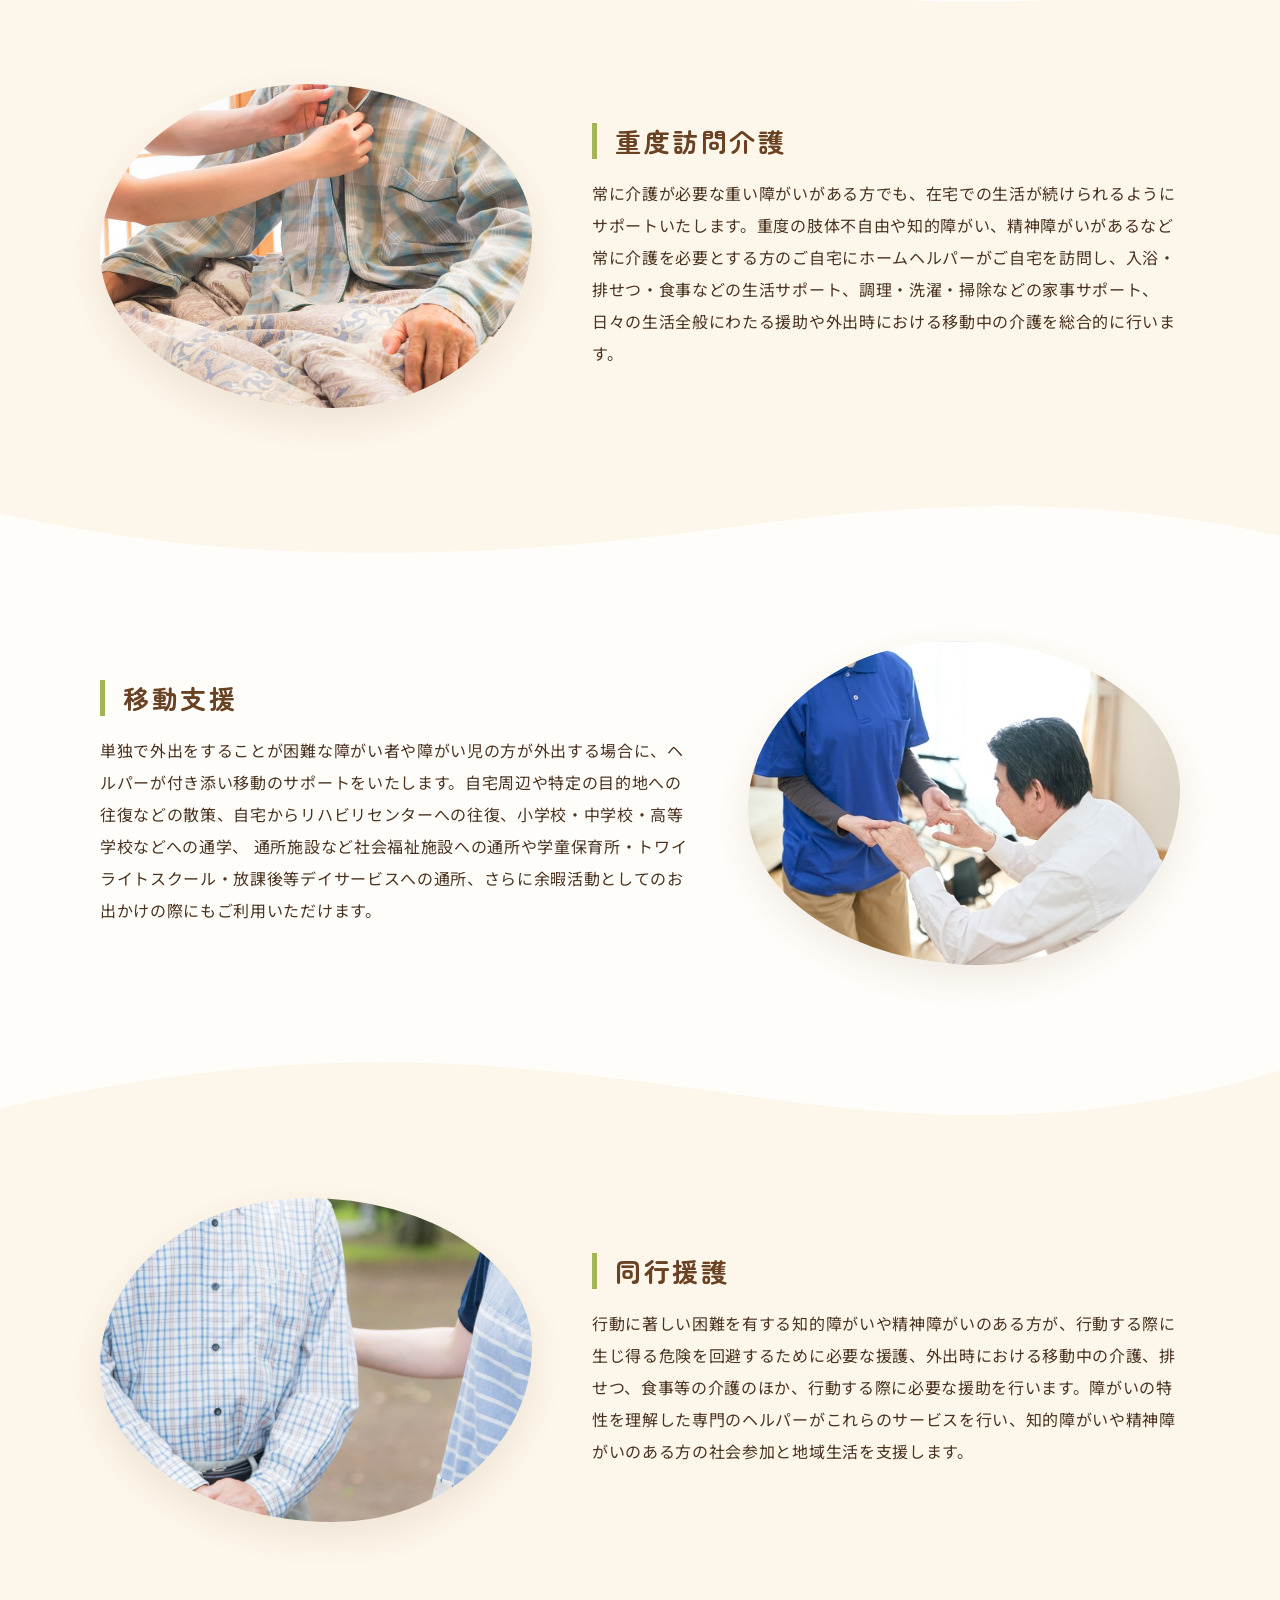
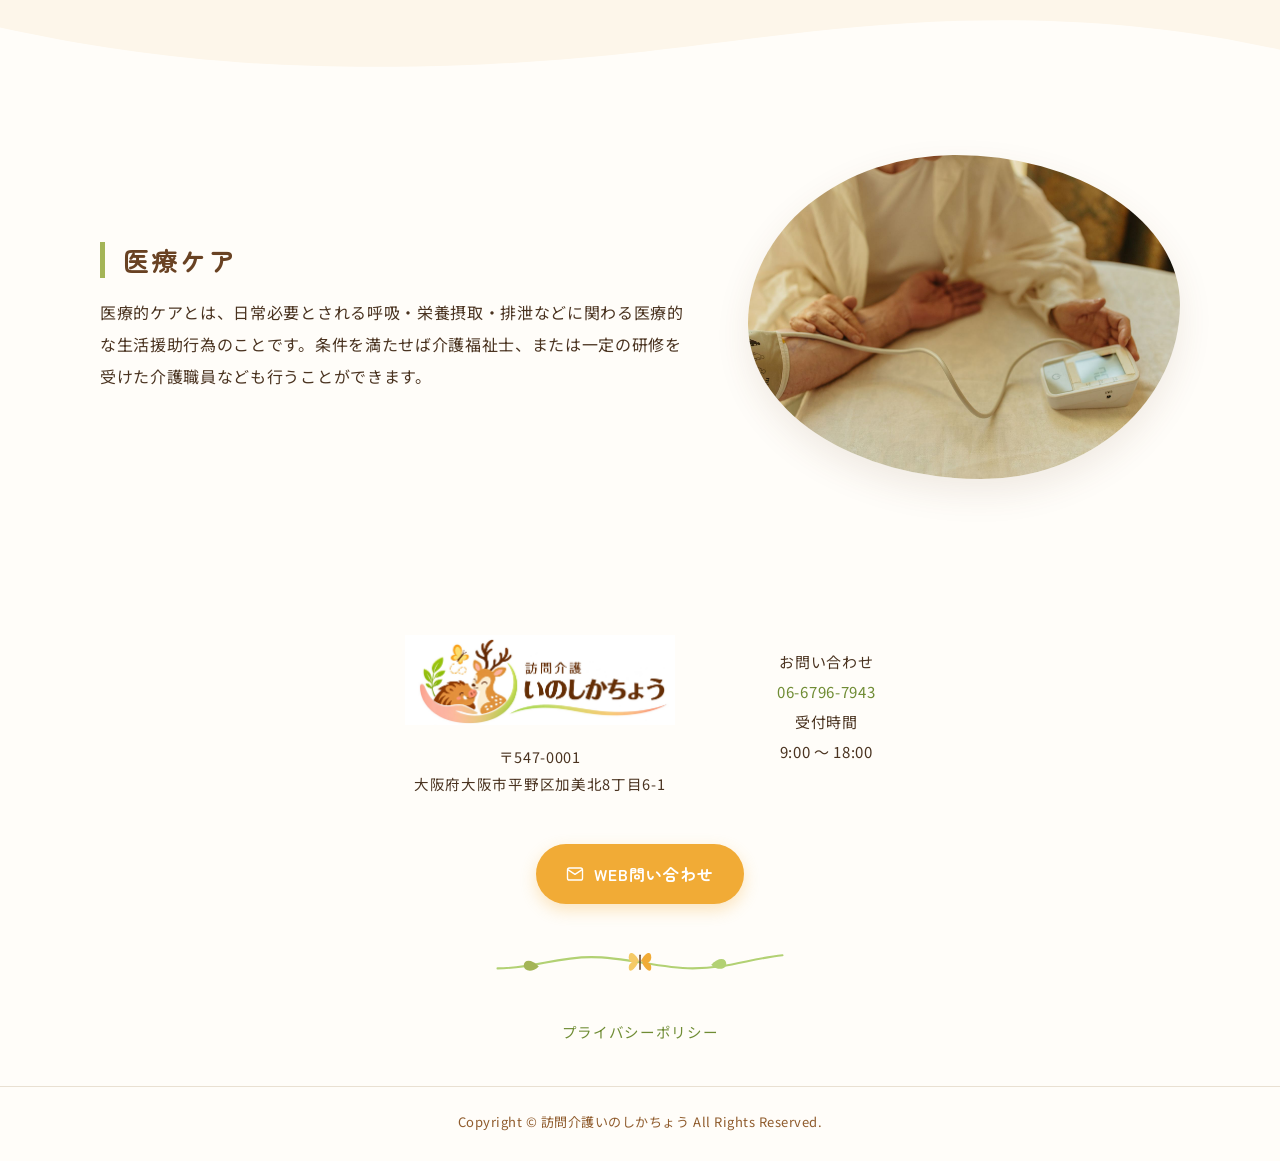
<file: ourbusiness/index.html>
<!DOCTYPE html>
<html lang="ja">
<head>
<meta charset="UTF-8">
<meta name="viewport" content="width=device-width, initial-scale=1">
<title>事業内容｜訪問介護いのしかちょう</title>
<meta name="description" content="身体介護・家事援助・重度訪問介護・移動支援・同行援護・医療ケア。訪問介護いのしかちょうが提供するサービスのご案内です。">
<link rel="canonical" href="https://inoshikachoufukushi.com/ourbusiness/">
<link rel="icon" href="../favicon.ico" sizes="any">
<link rel="apple-touch-icon" href="../apple-touch-icon.png">
<link rel="preconnect" href="https://fonts.googleapis.com">
<link rel="preconnect" href="https://fonts.gstatic.com" crossorigin>
<link href="https://fonts.googleapis.com/css2?family=Noto+Sans+JP:wght@400;500;700&family=Zen+Maru+Gothic:wght@500;700&display=swap" rel="stylesheet">
<link rel="stylesheet" href="../css/style.css?v=17">
<link rel="stylesheet" href="../css/pages.css?v=17">
</head>
<body>

<header class="header">
  <div class="header__inner">
    <div class="header__logo">
      <a href="../"><img src="../image/header-logo.jpg" alt="訪問介護いのしかちょう"></a>
    </div>
    <div class="header__contact">
      <div class="header__tel">
        <span class="header__tel-lead">お気軽にお問い合わせください</span>
        <a class="header__tel-num" href="tel:0667967943">
          <svg viewBox="0 0 24 24" fill="none" stroke="currentColor" stroke-width="1.8" stroke-linecap="round" stroke-linejoin="round" aria-hidden="true"><path d="M22 16.9v3a2 2 0 0 1-2.2 2 19.8 19.8 0 0 1-8.6-3.1 19.5 19.5 0 0 1-6-6A19.8 19.8 0 0 1 2.1 4.2 2 2 0 0 1 4.1 2h3a2 2 0 0 1 2 1.7c.1 1 .3 1.9.6 2.8a2 2 0 0 1-.4 2.1L8 9.9a16 16 0 0 0 6 6l1.3-1.3a2 2 0 0 1 2.1-.4c.9.3 1.8.5 2.8.6a2 2 0 0 1 1.8 2.1Z"/></svg>06-6796-7943
        </a>
        <span class="header__tel-time">受付時間 9:00-18:00 [ 土日・祝日除く ]</span>
      </div>
      <a class="btn btn--header" href="../contact/">
        <svg viewBox="0 0 24 24" fill="none" stroke="currentColor" stroke-width="1.8" stroke-linecap="round" stroke-linejoin="round" aria-hidden="true"><rect x="2" y="4" width="20" height="16" rx="2.5"/><path d="m3 6.5 9 6 9-6"/></svg>お問い合わせ
      </a>
    </div>
  </div>
  <nav class="gnav" aria-label="メインメニュー">
    <button class="gnav__toggle" type="button" aria-expanded="false" aria-controls="gnav-list">
      <span class="gnav__toggle-icon" aria-hidden="true"></span>
      <span class="gnav__toggle-label">MENU</span>
    </button>

    <ul class="gnav__list" id="gnav-list">
      <li class="gnav__home"><a href="../">ホーム</a></li>
      <li class="gnav__about"><a href="../about/">訪問介護いのしかちょうについて</a></li>
      <li><a href="../ourbusiness/" aria-current="page">事業内容</a></li>
      <li><a href="../recruit/">採用</a></li>
      <li><a href="../contact/">お問い合わせ</a></li>
    </ul>
  </nav>
</header>

<div class="page-head">
  <h1 class="page-head__ja">事業内容</h1>
  <span class="page-head__en">Our Business</span>
</div>

<div class="divider" aria-hidden="true">
  <svg viewBox="0 0 1440 90" preserveAspectRatio="none">
    <path d="M0 74C210 24 396 8 612 30c206 21 330 54 508 52 128-2 232-24 320-52v60H0Z" fill="#fdf6ea"/>
  </svg>
</div>

<!-- 1. 身体介護 -->
<section class="biz biz--cream">
  <div class="biz__inner">
    <div class="biz__figure">
      <img src="../image/service-shintai.jpg" alt="ご利用者様の腕をやさしく支えるヘルパーの手">
    </div>
    <div class="biz__body">
      <h2 class="biz__title">身体介護</h2>
      <p class="biz__text">ご利用者様の身体に直接接触して日常生活動作能力(ADL)や意欲の向上のために利用者と共に行い自立できるようサポートいたします。 ホームヘルパーがご自宅を訪問し、入浴・排せつ・食事等や、掃除・洗濯・調理・買物等の家事(身体介護を伴う)の支援を行います。</p>
    </div>
  </div>
</section>

<div class="divider" aria-hidden="true">
  <svg viewBox="0 0 1440 90" preserveAspectRatio="none">
    <path d="M0 30c150 34 300 52 520 44 232-8 360-46 560-52 128-4 250 8 360 34v-56H0Z" fill="#fdf6ea"/>
  </svg>
</div>

<!-- 2. 家事援助 -->
<section class="biz">
  <div class="biz__inner biz__inner--rev">
    <div class="biz__figure">
      <img src="../image/service-kaji.jpg" alt="台所で調理をする家事援助の様子">
    </div>
    <div class="biz__body">
      <h2 class="biz__title">家事援助</h2>
      <p class="biz__text">単身、またはその家族が障がいや病気等のために、ご本人若しくはご家族が家事を行ことが困難な場合に支援いたします。ホームヘルパーがご自宅を訪問し、身体介護以外の掃除・洗濯・調理・買物などの日常生活上の援助を行います。</p>
    </div>
  </div>
</section>

<div class="divider" aria-hidden="true">
  <svg viewBox="0 0 1440 90" preserveAspectRatio="none">
    <path d="M0 74C210 24 396 8 612 30c206 21 330 54 508 52 128-2 232-24 320-52v60H0Z" fill="#fdf6ea"/>
  </svg>
</div>

<!-- 3. 重度訪問介護 -->
<section class="biz biz--cream">
  <div class="biz__inner">
    <div class="biz__figure">
      <img src="../image/service-judo.jpg" alt="ご自宅の居室でご利用者様の身支度を整えるヘルパー">
    </div>
    <div class="biz__body">
      <h2 class="biz__title">重度訪問介護</h2>
      <p class="biz__text">常に介護が必要な重い障がいがある方でも、在宅での生活が続けられるようにサポートいたします。重度の肢体不自由や知的障がい、精神障がいがあるなど常に介護を必要とする方のご自宅にホームヘルパーがご自宅を訪問し、入浴・排せつ・食事などの生活サポート、調理・洗濯・掃除などの家事サポート、日々の生活全般にわたる援助や外出時における移動中の介護を総合的に行います。</p>
    </div>
  </div>
</section>

<div class="divider" aria-hidden="true">
  <svg viewBox="0 0 1440 90" preserveAspectRatio="none">
    <path d="M0 30c150 34 300 52 520 44 232-8 360-46 560-52 128-4 250 8 360 34v-56H0Z" fill="#fdf6ea"/>
  </svg>
</div>

<!-- 4. 移動支援 -->
<section class="biz">
  <div class="biz__inner biz__inner--rev">
    <div class="biz__figure">
      <img src="../image/service-ido.jpg" alt="ご利用者様の手を取り、立ち上がりを支えるヘルパー">
    </div>
    <div class="biz__body">
      <h2 class="biz__title">移動支援</h2>
      <p class="biz__text">単独で外出をすることが困難な障がい者や障がい児の方が外出する場合に、ヘルパーが付き添い移動のサポートをいたします。自宅周辺や特定の目的地への往復などの散策、自宅からリハビリセンターへの往復、小学校・中学校・高等学校などへの通学、 通所施設など社会福祉施設への通所や学童保育所・トワイライトスクール・放課後等デイサービスへの通所、さらに余暇活動としてのお出かけの際にもご利用いただけます。</p>
    </div>
  </div>
</section>

<div class="divider" aria-hidden="true">
  <svg viewBox="0 0 1440 90" preserveAspectRatio="none">
    <path d="M0 74C210 24 396 8 612 30c206 21 330 54 508 52 128-2 232-24 320-52v60H0Z" fill="#fdf6ea"/>
  </svg>
</div>

<!-- 5. 同行援護 -->
<section class="biz biz--cream">
  <div class="biz__inner">
    <div class="biz__figure">
      <img src="../image/service-doko.jpg" alt="外出するご利用者様に付き添うヘルパー">
    </div>
    <div class="biz__body">
      <h2 class="biz__title">同行援護</h2>
      <p class="biz__text">行動に著しい困難を有する知的障がいや精神障がいのある方が、行動する際に生じ得る危険を回避するために必要な援護、外出時における移動中の介護、排せつ、食事等の介護のほか、行動する際に必要な援助を行います。障がいの特性を理解した専門のヘルパーがこれらのサービスを行い、知的障がいや精神障がいのある方の社会参加と地域生活を支援します。</p>
    </div>
  </div>
</section>

<div class="divider" aria-hidden="true">
  <svg viewBox="0 0 1440 90" preserveAspectRatio="none">
    <path d="M0 30c150 34 300 52 520 44 232-8 360-46 560-52 128-4 250 8 360 34v-56H0Z" fill="#fdf6ea"/>
  </svg>
</div>

<!-- 6. 医療ケア -->
<section class="biz">
  <div class="biz__inner biz__inner--rev">
    <div class="biz__figure">
      <img src="../image/service-iryo.jpg" alt="ご自宅で血圧を測るご利用者様">
    </div>
    <div class="biz__body">
      <h2 class="biz__title">医療ケア</h2>
      <p class="biz__text">医療的ケアとは、日常必要とされる呼吸・栄養摂取・排泄などに関わる医療的な生活援助行為のことです。条件を満たせば介護福祉士、または一定の研修を受けた介護職員なども行うことができます。</p>
    </div>
  </div>
</section>

<footer class="footer">
  <div class="wrap">
    <div class="footer__inner">
      <div class="footer__logo">
        <img src="../image/header-logo.jpg" alt="訪問介護いのしかちょう">
        <p class="footer__address">
          〒547-0001<br>
          大阪府大阪市平野区加美北8丁目6-1
        </p>
      </div>
      <div class="footer__contact">
        お問い合わせ<br>
        <a href="tel:0667967943">06-6796-7943</a><br>
        受付時間<br>
        9:00 〜 18:00
      </div>
    </div>

    <div class="footer__cta">
      <a class="btn btn--gold" href="../contact/">
        <svg viewBox="0 0 24 24" fill="none" stroke="currentColor" stroke-width="1.8" stroke-linecap="round" stroke-linejoin="round" aria-hidden="true"><rect x="2" y="4" width="20" height="16" rx="2.5"/><path d="m3 6.5 9 6 9-6"/></svg>WEB問い合わせ
      </a>
    </div>

    <div class="footer__deco" aria-hidden="true">
      <svg viewBox="0 0 320 40" fill="none">
        <path d="M8 26c40 0 60-12 100-12s70 12 108 12 60-10 96-14" stroke="#b2d173" stroke-width="2.2" stroke-linecap="round"/>
        <path d="M52 24c-7-8-16-8-16-1 0 6 9 8 16 1Z" fill="#a4b557"/>
        <path d="M236 22c7-8 16-8 16-1 0 6-9 8-16 1Z" fill="#b2d173"/>
        <g transform="translate(148 6)">
          <path d="M11 12C6 2 0 1 0 8c0 6 6 8 11 4Z" fill="#f5ca66"/>
          <path d="M13 12c5-10 11-11 11-4 0 6-6 8-11 4Z" fill="#f1ab36"/>
          <path d="M10 14c-5 9-10 11-10 5 0-5 5-7 10-5Z" fill="#f5ca66"/>
          <path d="M14 14c5 9 10 11 10 5 0-5-5-7-10-5Z" fill="#f1ab36"/>
          <path d="M12 6v15" stroke="#694223" stroke-width="1.6" stroke-linecap="round"/>
        </g>
      </svg>
    </div>

    <p class="footer__links"><a href="../privacypolicy/">プライバシーポリシー</a></p>
  </div>

  <p class="footer__copy">Copyright &copy; 訪問介護いのしかちょう All Rights Reserved.</p>
</footer>

<a class="pagetop" href="#" aria-label="ページの先頭へ戻る"></a>

<script src="../js/main.js?v=17"></script>
</body>
</html>
</file>
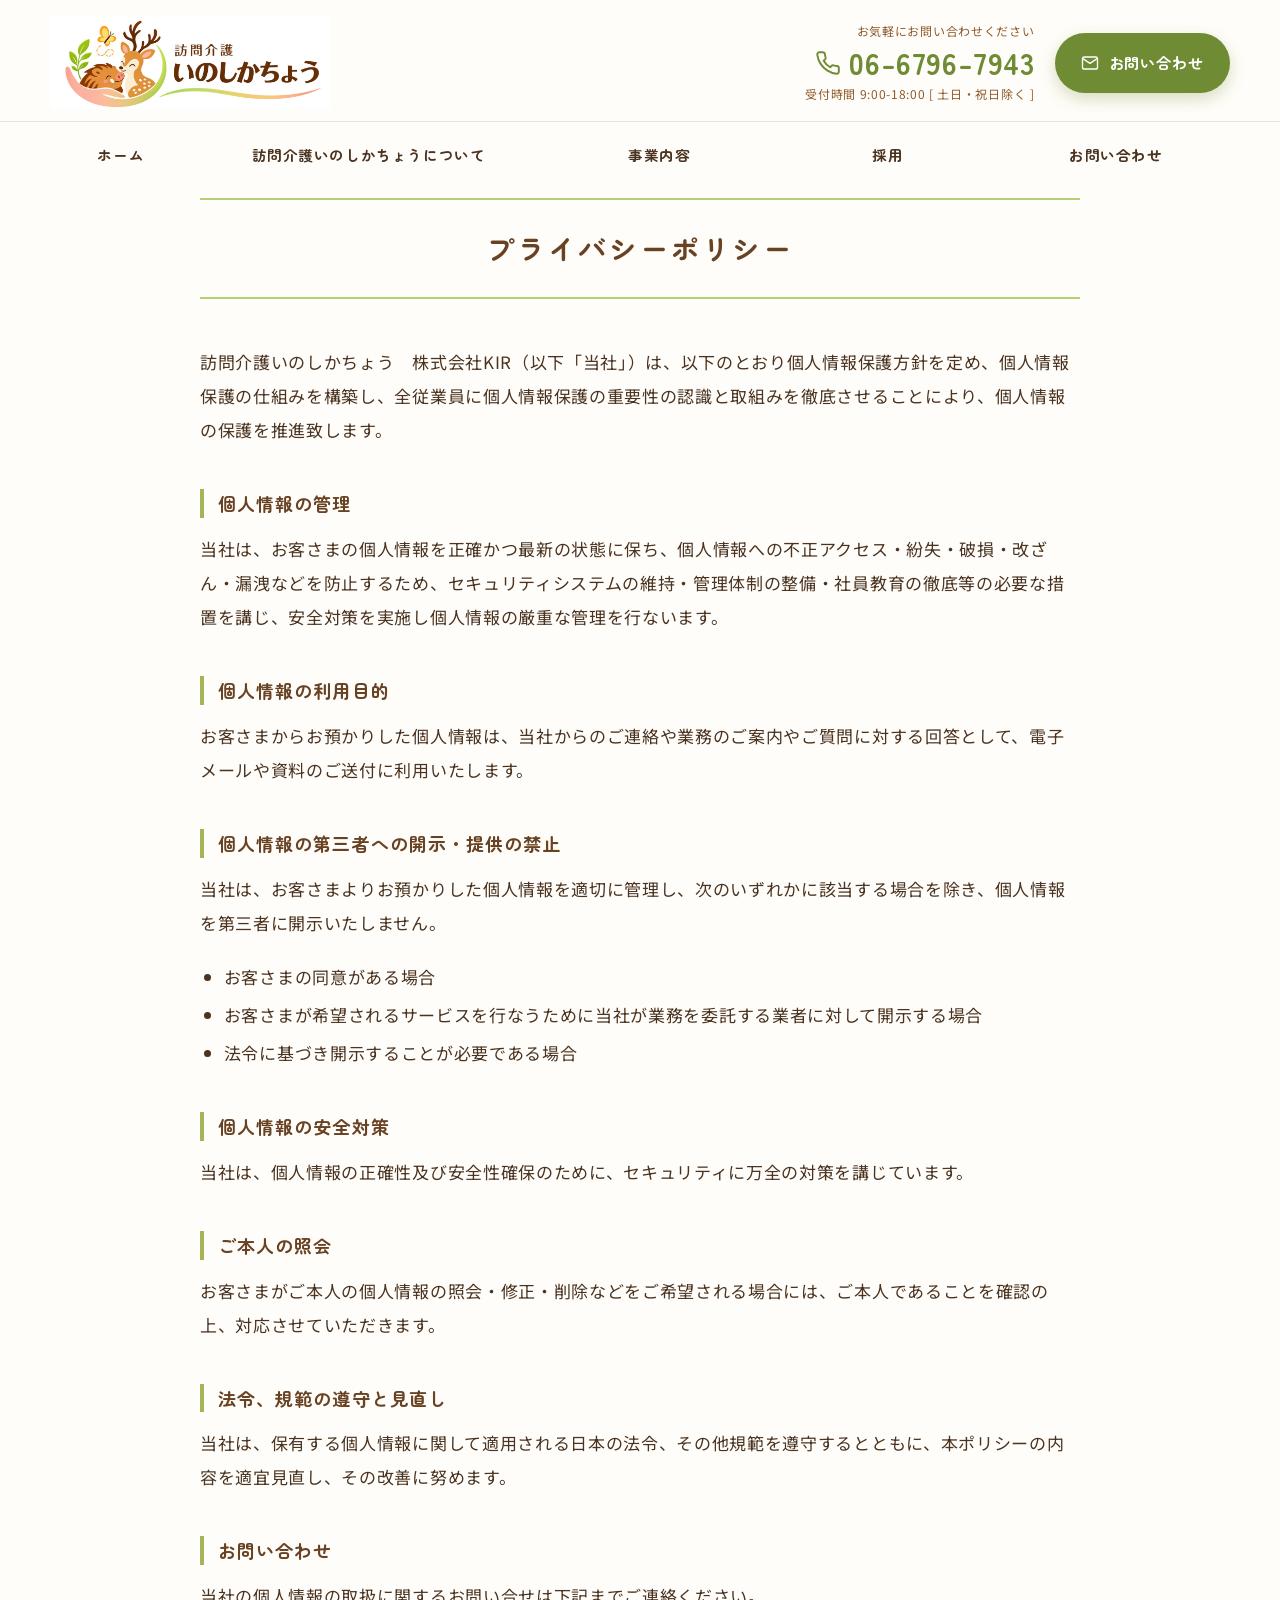
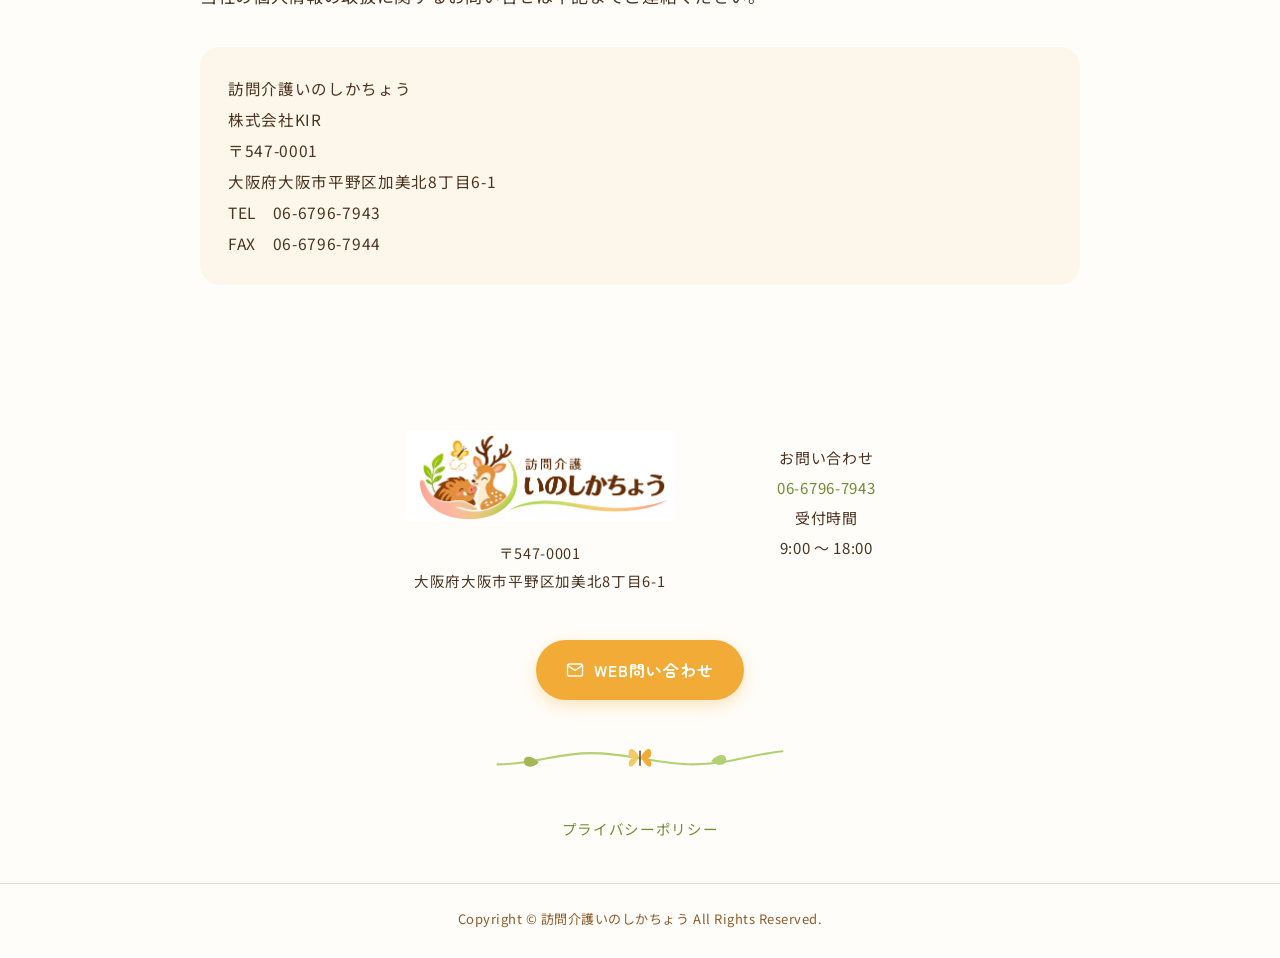
<file: privacypolicy/index.html>
<!DOCTYPE html>
<html lang="ja">
<head>
<meta charset="UTF-8">
<meta name="viewport" content="width=device-width, initial-scale=1">
<title>プライバシーポリシー｜訪問介護いのしかちょう</title>
<meta name="description" content="訪問介護いのしかちょうの個人情報保護方針です。">
<meta name="robots" content="noindex">
<link rel="canonical" href="https://inoshikachoufukushi.com/privacypolicy/">
<link rel="icon" href="../favicon.ico" sizes="any">
<link rel="apple-touch-icon" href="../apple-touch-icon.png">
<link rel="preconnect" href="https://fonts.googleapis.com">
<link rel="preconnect" href="https://fonts.gstatic.com" crossorigin>
<link href="https://fonts.googleapis.com/css2?family=Noto+Sans+JP:wght@400;500;700&family=Zen+Maru+Gothic:wght@500;700&display=swap" rel="stylesheet">
<link rel="stylesheet" href="../css/style.css?v=17">
<link rel="stylesheet" href="../css/pages.css?v=17">
</head>
<body>

<header class="header">
  <div class="header__inner">
    <div class="header__logo">
      <a href="../"><img src="../image/header-logo.jpg" alt="訪問介護いのしかちょう"></a>
    </div>
    <div class="header__contact">
      <div class="header__tel">
        <span class="header__tel-lead">お気軽にお問い合わせください</span>
        <a class="header__tel-num" href="tel:0667967943">
          <svg viewBox="0 0 24 24" fill="none" stroke="currentColor" stroke-width="1.8" stroke-linecap="round" stroke-linejoin="round" aria-hidden="true"><path d="M22 16.9v3a2 2 0 0 1-2.2 2 19.8 19.8 0 0 1-8.6-3.1 19.5 19.5 0 0 1-6-6A19.8 19.8 0 0 1 2.1 4.2 2 2 0 0 1 4.1 2h3a2 2 0 0 1 2 1.7c.1 1 .3 1.9.6 2.8a2 2 0 0 1-.4 2.1L8 9.9a16 16 0 0 0 6 6l1.3-1.3a2 2 0 0 1 2.1-.4c.9.3 1.8.5 2.8.6a2 2 0 0 1 1.8 2.1Z"/></svg>06-6796-7943
        </a>
        <span class="header__tel-time">受付時間 9:00-18:00 [ 土日・祝日除く ]</span>
      </div>
      <a class="btn btn--header" href="../contact/">
        <svg viewBox="0 0 24 24" fill="none" stroke="currentColor" stroke-width="1.8" stroke-linecap="round" stroke-linejoin="round" aria-hidden="true"><rect x="2" y="4" width="20" height="16" rx="2.5"/><path d="m3 6.5 9 6 9-6"/></svg>お問い合わせ
      </a>
    </div>
  </div>
  <nav class="gnav" aria-label="メインメニュー">
    <button class="gnav__toggle" type="button" aria-expanded="false" aria-controls="gnav-list">
      <span class="gnav__toggle-icon" aria-hidden="true"></span>
      <span class="gnav__toggle-label">MENU</span>
    </button>

    <ul class="gnav__list" id="gnav-list">
      <li class="gnav__home"><a href="../">ホーム</a></li>
      <li class="gnav__about"><a href="../about/">訪問介護いのしかちょうについて</a></li>
      <li><a href="../ourbusiness/">事業内容</a></li>
      <li><a href="../recruit/">採用</a></li>
      <li><a href="../contact/">お問い合わせ</a></li>
    </ul>
  </nav>
</header>

<div class="policy">
  <div class="wrap-narrow">
    <h1 class="policy__title">プライバシーポリシー</h1>

    <p>訪問介護いのしかちょう　株式会社KIR（以下「当社」）は、以下のとおり個人情報保護方針を定め、個人情報保護の仕組みを構築し、全従業員に個人情報保護の重要性の認識と取組みを徹底させることにより、個人情報の保護を推進致します。</p>

    <h2>個人情報の管理</h2>
    <p>当社は、お客さまの個人情報を正確かつ最新の状態に保ち、個人情報への不正アクセス・紛失・破損・改ざん・漏洩などを防止するため、セキュリティシステムの維持・管理体制の整備・社員教育の徹底等の必要な措置を講じ、安全対策を実施し個人情報の厳重な管理を行ないます。</p>

    <h2>個人情報の利用目的</h2>
    <p>お客さまからお預かりした個人情報は、当社からのご連絡や業務のご案内やご質問に対する回答として、電子メールや資料のご送付に利用いたします。</p>

    <h2>個人情報の第三者への開示・提供の禁止</h2>
    <p>当社は、お客さまよりお預かりした個人情報を適切に管理し、次のいずれかに該当する場合を除き、個人情報を第三者に開示いたしません。</p>
    <ul>
      <li>お客さまの同意がある場合</li>
      <li>お客さまが希望されるサービスを行なうために当社が業務を委託する業者に対して開示する場合</li>
      <li>法令に基づき開示することが必要である場合</li>
    </ul>

    <h2>個人情報の安全対策</h2>
    <p>当社は、個人情報の正確性及び安全性確保のために、セキュリティに万全の対策を講じています。</p>

    <h2>ご本人の照会</h2>
    <p>お客さまがご本人の個人情報の照会・修正・削除などをご希望される場合には、ご本人であることを確認の上、対応させていただきます。</p>

    <h2>法令、規範の遵守と見直し</h2>
    <p>当社は、保有する個人情報に関して適用される日本の法令、その他規範を遵守するとともに、本ポリシーの内容を適宜見直し、その改善に努めます。</p>

    <h2>お問い合わせ</h2>
    <p>当社の個人情報の取扱に関するお問い合せは下記までご連絡ください。</p>

    <div class="policy__addr">
      <span>訪問介護いのしかちょう</span>
      <span>株式会社KIR</span>
      <span>〒547-0001</span>
      <span>大阪府大阪市平野区加美北8丁目6-1</span>
      <span>TEL　06-6796-7943</span>
      <span>FAX　06-6796-7944</span>
    </div>
  </div>
</div>

<footer class="footer">
  <div class="wrap">
    <div class="footer__inner">
      <div class="footer__logo">
        <img src="../image/header-logo.jpg" alt="訪問介護いのしかちょう">
        <p class="footer__address">
          〒547-0001<br>
          大阪府大阪市平野区加美北8丁目6-1
        </p>
      </div>
      <div class="footer__contact">
        お問い合わせ<br>
        <a href="tel:0667967943">06-6796-7943</a><br>
        受付時間<br>
        9:00 〜 18:00
      </div>
    </div>

    <div class="footer__cta">
      <a class="btn btn--gold" href="../contact/">
        <svg viewBox="0 0 24 24" fill="none" stroke="currentColor" stroke-width="1.8" stroke-linecap="round" stroke-linejoin="round" aria-hidden="true"><rect x="2" y="4" width="20" height="16" rx="2.5"/><path d="m3 6.5 9 6 9-6"/></svg>WEB問い合わせ
      </a>
    </div>

    <div class="footer__deco" aria-hidden="true">
      <svg viewBox="0 0 320 40" fill="none">
        <path d="M8 26c40 0 60-12 100-12s70 12 108 12 60-10 96-14" stroke="#b2d173" stroke-width="2.2" stroke-linecap="round"/>
        <path d="M52 24c-7-8-16-8-16-1 0 6 9 8 16 1Z" fill="#a4b557"/>
        <path d="M236 22c7-8 16-8 16-1 0 6-9 8-16 1Z" fill="#b2d173"/>
        <g transform="translate(148 6)">
          <path d="M11 12C6 2 0 1 0 8c0 6 6 8 11 4Z" fill="#f5ca66"/>
          <path d="M13 12c5-10 11-11 11-4 0 6-6 8-11 4Z" fill="#f1ab36"/>
          <path d="M10 14c-5 9-10 11-10 5 0-5 5-7 10-5Z" fill="#f5ca66"/>
          <path d="M14 14c5 9 10 11 10 5 0-5-5-7-10-5Z" fill="#f1ab36"/>
          <path d="M12 6v15" stroke="#694223" stroke-width="1.6" stroke-linecap="round"/>
        </g>
      </svg>
    </div>

    <p class="footer__links"><a href="../privacypolicy/">プライバシーポリシー</a></p>
  </div>

  <p class="footer__copy">Copyright &copy; 訪問介護いのしかちょう All Rights Reserved.</p>
</footer>

<a class="pagetop" href="#" aria-label="ページの先頭へ戻る"></a>

<script src="../js/main.js?v=17"></script>
</body>
</html>
</file>
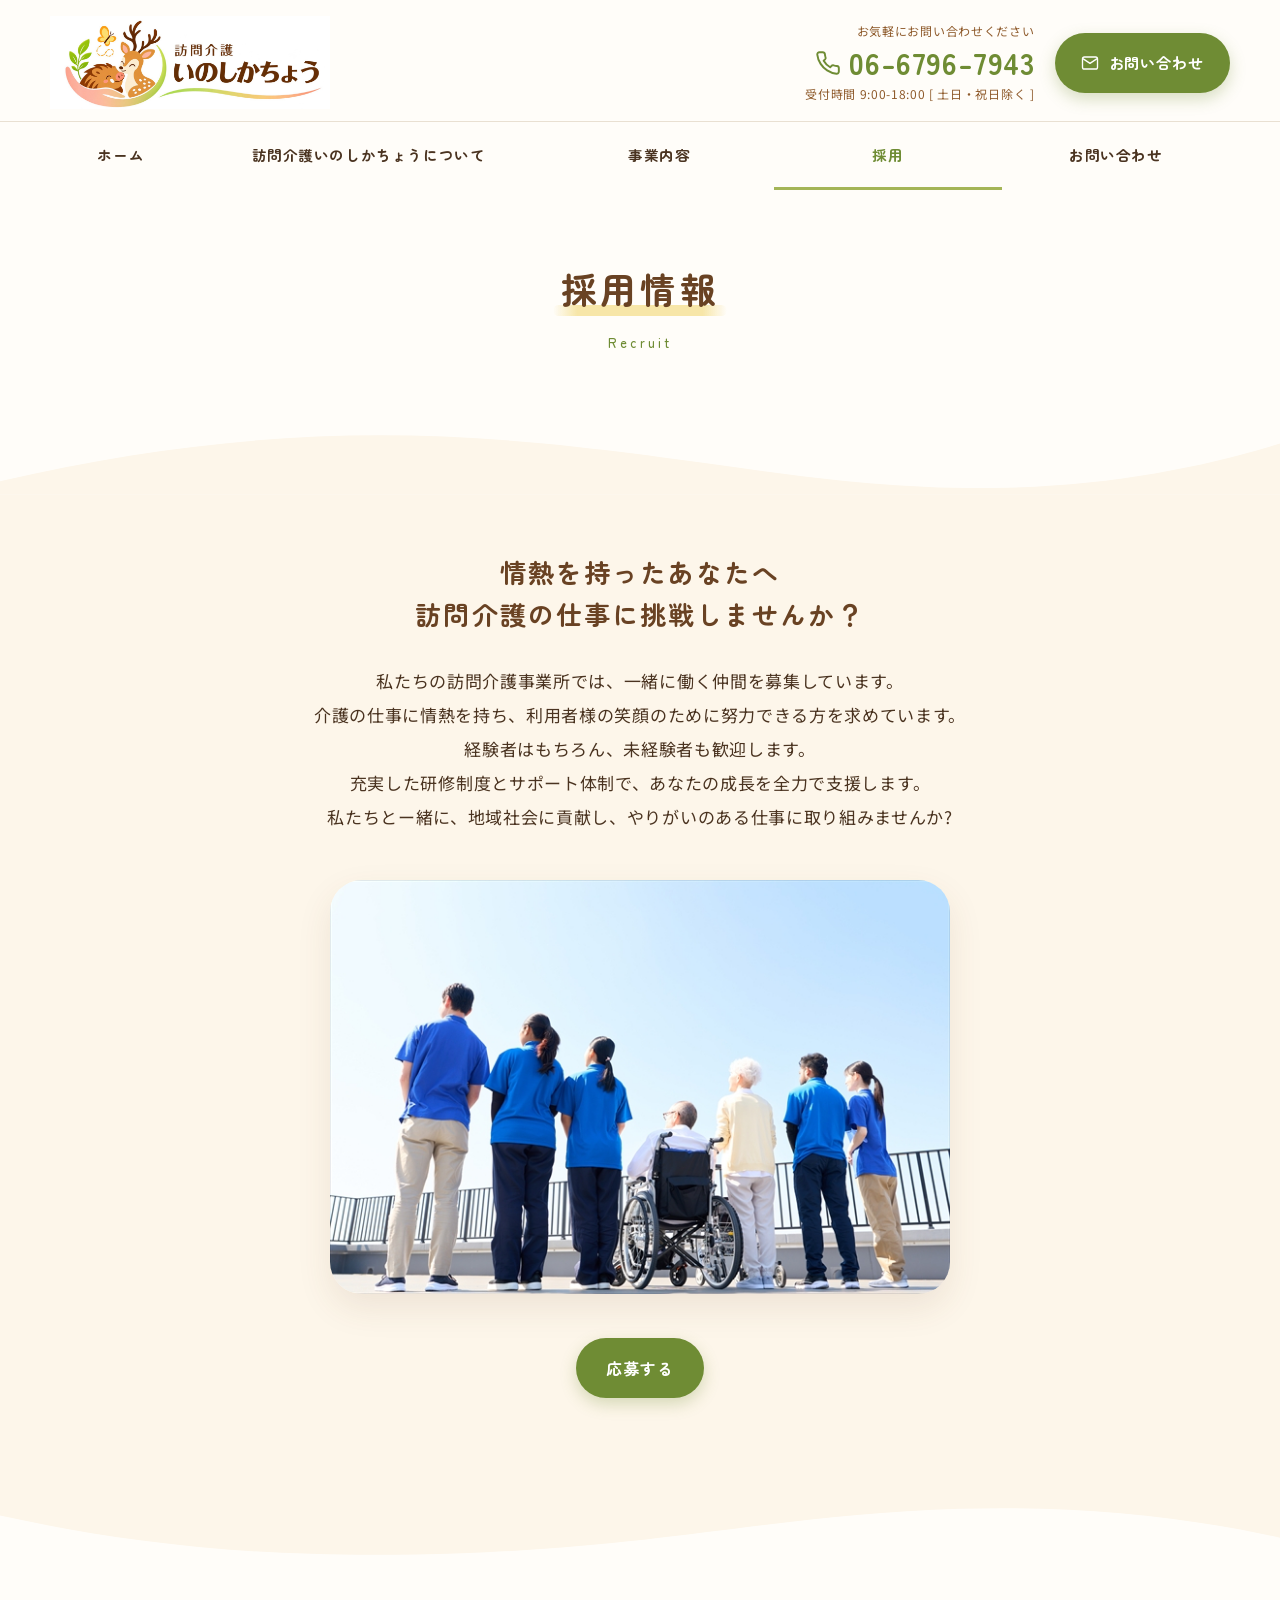
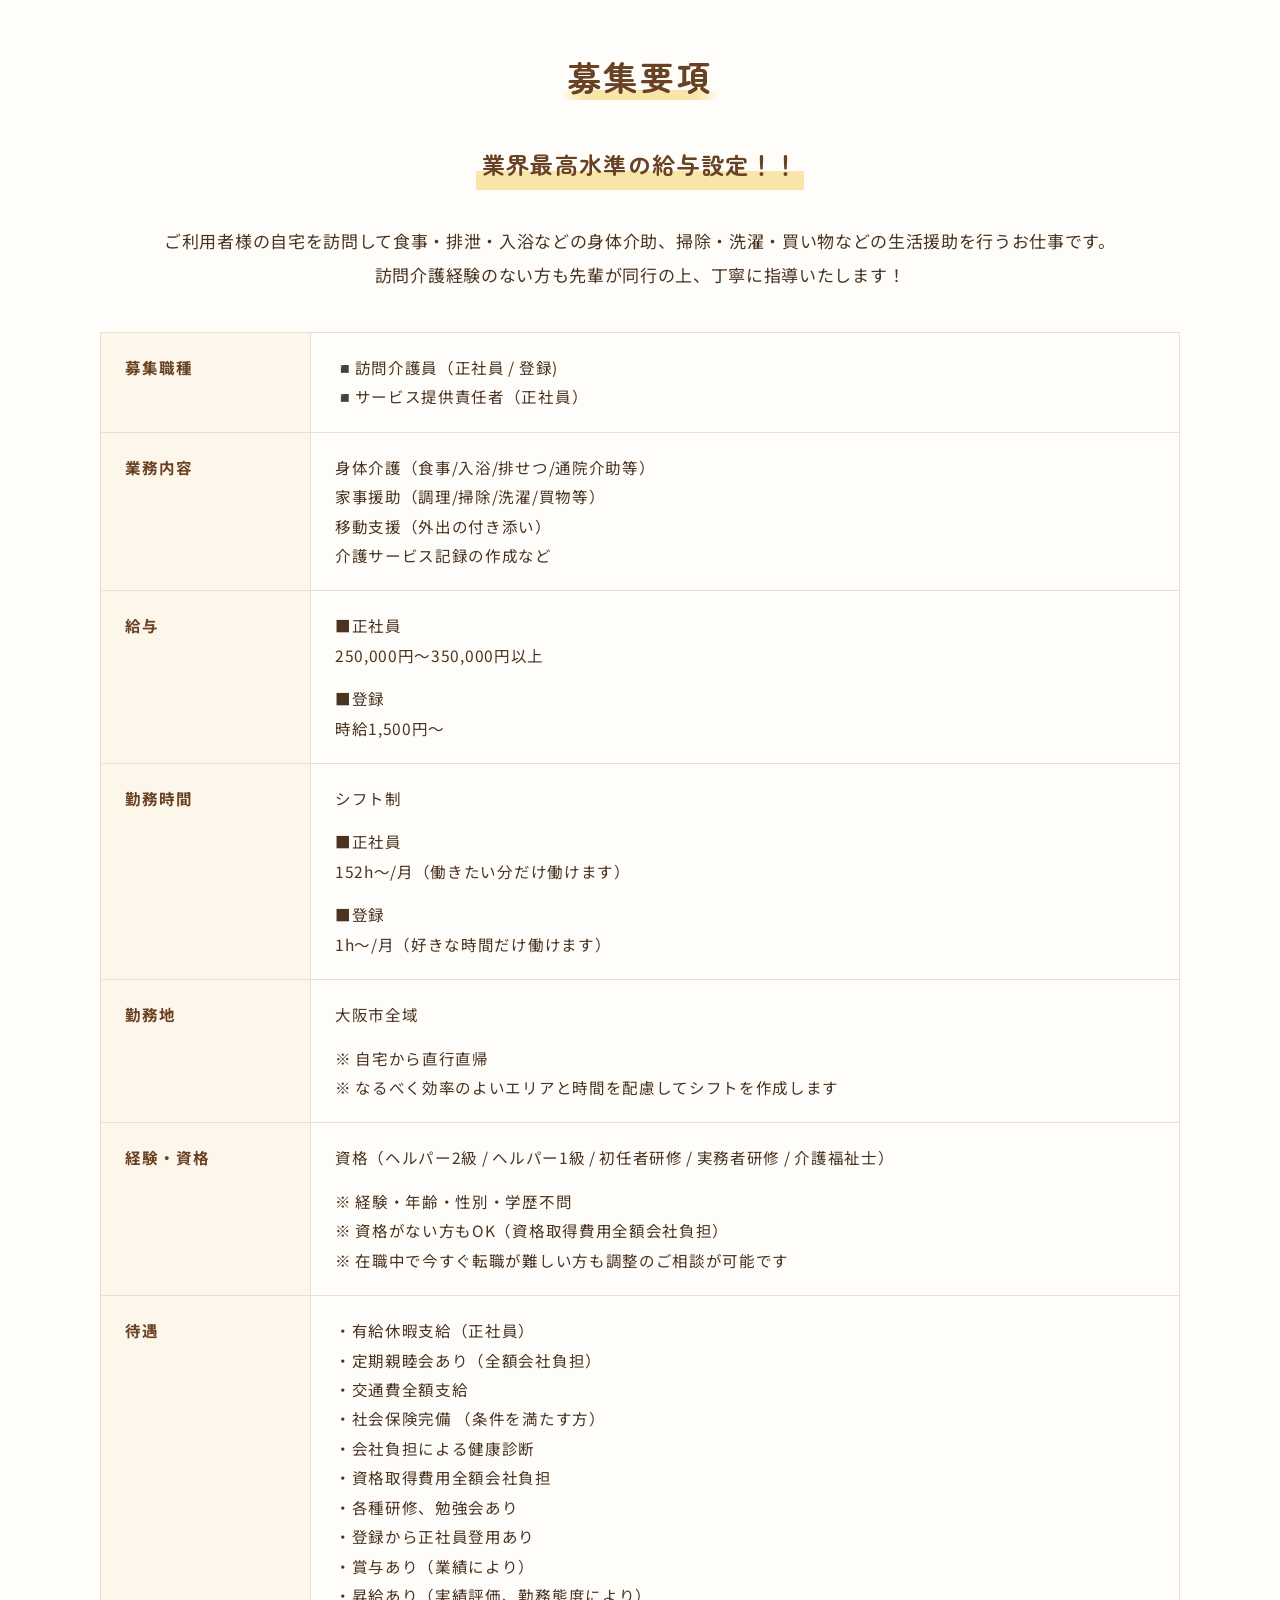
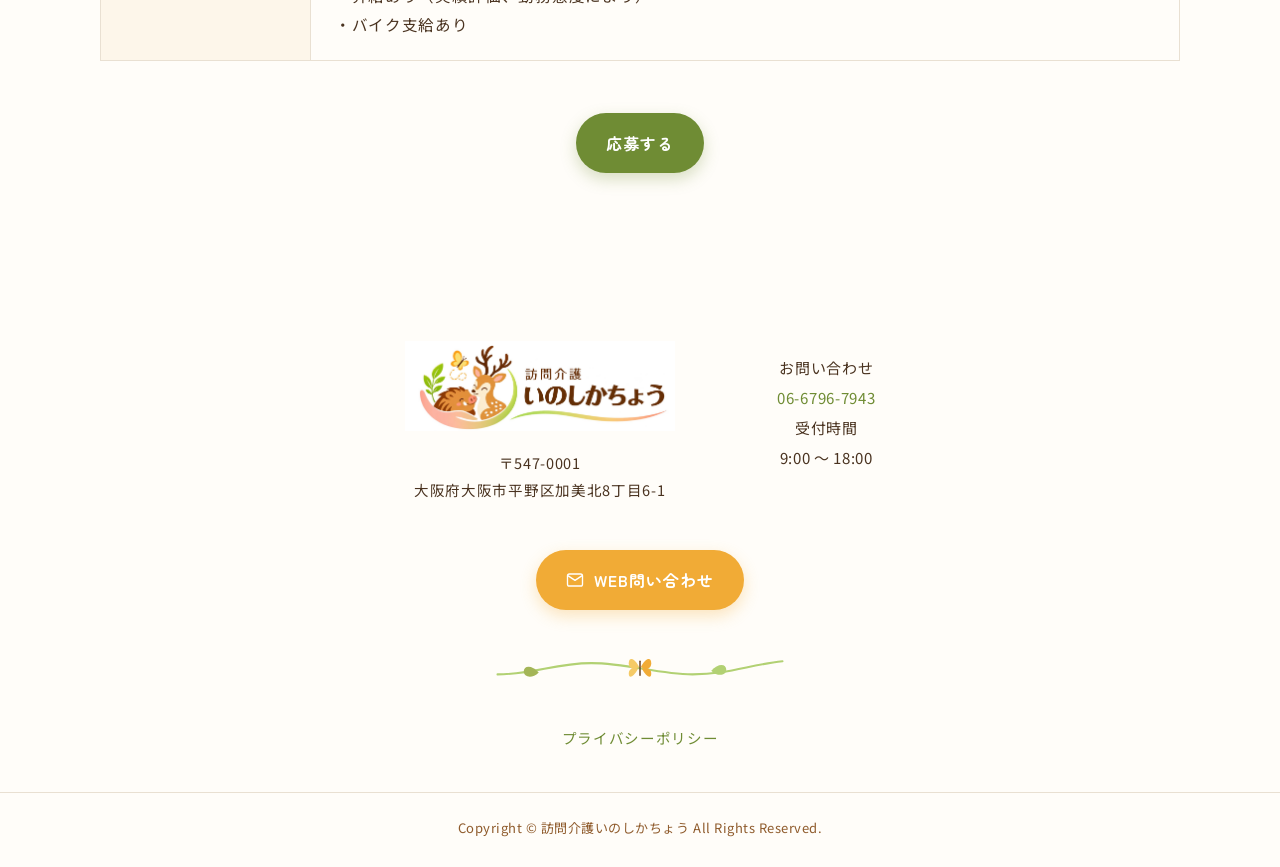
<file: recruit/index.html>
<!DOCTYPE html>
<html lang="ja">
<head>
<meta charset="UTF-8">
<meta name="viewport" content="width=device-width, initial-scale=1">
<title>採用情報｜訪問介護いのしかちょう</title>
<meta name="description" content="訪問介護いのしかちょうでは、一緒に働く仲間を募集しています。経験者はもちろん、未経験者も歓迎します。">
<link rel="canonical" href="https://inoshikachoufukushi.com/recruit/">
<link rel="icon" href="../favicon.ico" sizes="any">
<link rel="apple-touch-icon" href="../apple-touch-icon.png">
<link rel="preconnect" href="https://fonts.googleapis.com">
<link rel="preconnect" href="https://fonts.gstatic.com" crossorigin>
<link href="https://fonts.googleapis.com/css2?family=Noto+Sans+JP:wght@400;500;700&family=Zen+Maru+Gothic:wght@500;700&display=swap" rel="stylesheet">
<link rel="stylesheet" href="../css/style.css?v=17">
<link rel="stylesheet" href="../css/pages.css?v=17">
</head>
<body>

<header class="header">
  <div class="header__inner">
    <div class="header__logo">
      <a href="../"><img src="../image/header-logo.jpg" alt="訪問介護いのしかちょう"></a>
    </div>
    <div class="header__contact">
      <div class="header__tel">
        <span class="header__tel-lead">お気軽にお問い合わせください</span>
        <a class="header__tel-num" href="tel:0667967943">
          <svg viewBox="0 0 24 24" fill="none" stroke="currentColor" stroke-width="1.8" stroke-linecap="round" stroke-linejoin="round" aria-hidden="true"><path d="M22 16.9v3a2 2 0 0 1-2.2 2 19.8 19.8 0 0 1-8.6-3.1 19.5 19.5 0 0 1-6-6A19.8 19.8 0 0 1 2.1 4.2 2 2 0 0 1 4.1 2h3a2 2 0 0 1 2 1.7c.1 1 .3 1.9.6 2.8a2 2 0 0 1-.4 2.1L8 9.9a16 16 0 0 0 6 6l1.3-1.3a2 2 0 0 1 2.1-.4c.9.3 1.8.5 2.8.6a2 2 0 0 1 1.8 2.1Z"/></svg>06-6796-7943
        </a>
        <span class="header__tel-time">受付時間 9:00-18:00 [ 土日・祝日除く ]</span>
      </div>
      <a class="btn btn--header" href="../contact/">
        <svg viewBox="0 0 24 24" fill="none" stroke="currentColor" stroke-width="1.8" stroke-linecap="round" stroke-linejoin="round" aria-hidden="true"><rect x="2" y="4" width="20" height="16" rx="2.5"/><path d="m3 6.5 9 6 9-6"/></svg>お問い合わせ
      </a>
    </div>
  </div>
  <nav class="gnav" aria-label="メインメニュー">
    <button class="gnav__toggle" type="button" aria-expanded="false" aria-controls="gnav-list">
      <span class="gnav__toggle-icon" aria-hidden="true"></span>
      <span class="gnav__toggle-label">MENU</span>
    </button>

    <ul class="gnav__list" id="gnav-list">
      <li class="gnav__home"><a href="../">ホーム</a></li>
      <li class="gnav__about"><a href="../about/">訪問介護いのしかちょうについて</a></li>
      <li><a href="../ourbusiness/">事業内容</a></li>
      <li><a href="../recruit/" aria-current="page">採用</a></li>
      <li><a href="../contact/">お問い合わせ</a></li>
    </ul>
  </nav>
</header>

<div class="page-head">
  <h1 class="page-head__ja">採用情報</h1>
  <span class="page-head__en">Recruit</span>
</div>

<div class="divider" aria-hidden="true">
  <svg viewBox="0 0 1440 90" preserveAspectRatio="none">
    <path d="M0 74C210 24 396 8 612 30c206 21 330 54 508 52 128-2 232-24 320-52v60H0Z" fill="#fdf6ea"/>
  </svg>
</div>

<!-- ============================ 導入 ============================ -->
<section class="section section--cream section--tight">
  <div class="wrap-narrow rec-lead">
    <h2 class="rec-lead__title">
      情熱を持ったあなたへ<br>
      訪問介護の仕事に挑戦しませんか？
    </h2>

    <p class="rec-lead__text">
      <span>私たちの訪問介護事業所では、一緒に働く仲間を募集しています。</span>
      <span>介護の仕事に情熱を持ち、利用者様の笑顔のために努力できる方を求めています。</span>
      <span>経験者はもちろん、未経験者も歓迎します。</span>
      <span>充実した研修制度とサポート体制で、あなたの成長を全力で支援します。</span>
      <span>私たちとー緒に、地域社会に貢献し、やりがいのある仕事に取り組みませんか?</span>
    </p>

    <img class="rec-lead__img" src="../image/recruit-main.jpg" alt="ご利用者様とともに空を見上げる介護スタッフの後ろ姿">

    <a class="btn" href="../contact/">応募する</a>
  </div>
</section>

<div class="divider" aria-hidden="true">
  <svg viewBox="0 0 1440 90" preserveAspectRatio="none">
    <path d="M0 30c150 34 300 52 520 44 232-8 360-46 560-52 128-4 250 8 360 34v-56H0Z" fill="#fdf6ea"/>
  </svg>
</div>

<!-- ============================ 募集要項 ============================ -->
<section class="section">
  <div class="wrap">
    <div class="sec-head" style="margin-bottom:36px">
      <h2 class="sec-head__ja">募集要項</h2>
    </div>

    <span class="rec-catch">業界最高水準の給与設定！！</span>

    <p style="text-align:center">
      ご利用者様の自宅を訪問して食事・排泄・入浴などの身体介助、掃除・洗濯・買い物などの生活援助を行うお仕事です。<br>
      訪問介護経験のない方も先輩が同行の上、丁寧に指導いたします！
    </p>

    <table class="req">
      <tbody>
        <tr>
          <th scope="row">募集職種</th>
          <td>
            <span>&#x25fe;&#xfe0f;訪問介護員（正社員 / 登録)</span>
            <span>&#x25fe;&#xfe0f;サービス提供責任者（正社員）</span>
          </td>
        </tr>
        <tr>
          <th scope="row">業務内容</th>
          <td>
            <span>身体介護（食事/入浴/排せつ/通院介助等）</span>
            <span>家事援助（調理/掃除/洗濯/買物等）</span>
            <span>移動支援（外出の付き添い）</span>
            <span>介護サービス記録の作成など</span>
          </td>
        </tr>
        <tr>
          <th scope="row">給与</th>
          <td>
            <span>■正社員</span>
            <span>250,000円〜350,000円以上</span>
            <span class="gap"></span>
            <span>■登録</span>
            <span>時給1,500円〜</span>
          </td>
        </tr>
        <tr>
          <th scope="row">勤務時間</th>
          <td>
            <span>シフト制</span>
            <span class="gap"></span>
            <span>■正社員</span>
            <span>152h〜/月（働きたい分だけ働けます）</span>
            <span class="gap"></span>
            <span>■登録</span>
            <span>1h〜/月（好きな時間だけ働けます）</span>
          </td>
        </tr>
        <tr>
          <th scope="row">勤務地</th>
          <td>
            <span>大阪市全域</span>
            <span class="gap"></span>
            <span>※ 自宅から直行直帰</span>
            <span>※ なるべく効率のよいエリアと時間を配慮してシフトを作成します</span>
          </td>
        </tr>
        <tr>
          <th scope="row">経験・資格</th>
          <td>
            <span>資格（ヘルパー2級 / ヘルパー1級 / 初任者研修 / 実務者研修 / 介護福祉士）</span>
            <span class="gap"></span>
            <span>※ 経験・年齢・性別・学歴不問</span>
            <span>※ 資格がない方もOK（資格取得費用全額会社負担）</span>
            <span>※ 在職中で今すぐ転職が難しい方も調整のご相談が可能です</span>
          </td>
        </tr>
        <tr>
          <th scope="row">待遇</th>
          <td>
            <span>・有給休暇支給（正社員）</span>
            <span>・定期親睦会あり（全額会社負担）</span>
            <span>・交通費全額支給</span>
            <span>・社会保険完備 （条件を満たす方）</span>
            <span>・会社負担による健康診断</span>
            <span>・資格取得費用全額会社負担</span>
            <span>・各種研修、勉強会あり</span>
            <span>・登録から正社員登用あり</span>
            <span>・賞与あり（業績により）</span>
            <span>・昇給あり（実績評価、勤務態度により）</span>
            <span>・バイク支給あり</span>
          </td>
        </tr>
      </tbody>
    </table>

    <div class="more-wrap"><a class="btn" href="../contact/">応募する</a></div>
  </div>
</section>

<footer class="footer">
  <div class="wrap">
    <div class="footer__inner">
      <div class="footer__logo">
        <img src="../image/header-logo.jpg" alt="訪問介護いのしかちょう">
        <p class="footer__address">
          〒547-0001<br>
          大阪府大阪市平野区加美北8丁目6-1
        </p>
      </div>
      <div class="footer__contact">
        お問い合わせ<br>
        <a href="tel:0667967943">06-6796-7943</a><br>
        受付時間<br>
        9:00 〜 18:00
      </div>
    </div>

    <div class="footer__cta">
      <a class="btn btn--gold" href="../contact/">
        <svg viewBox="0 0 24 24" fill="none" stroke="currentColor" stroke-width="1.8" stroke-linecap="round" stroke-linejoin="round" aria-hidden="true"><rect x="2" y="4" width="20" height="16" rx="2.5"/><path d="m3 6.5 9 6 9-6"/></svg>WEB問い合わせ
      </a>
    </div>

    <div class="footer__deco" aria-hidden="true">
      <svg viewBox="0 0 320 40" fill="none">
        <path d="M8 26c40 0 60-12 100-12s70 12 108 12 60-10 96-14" stroke="#b2d173" stroke-width="2.2" stroke-linecap="round"/>
        <path d="M52 24c-7-8-16-8-16-1 0 6 9 8 16 1Z" fill="#a4b557"/>
        <path d="M236 22c7-8 16-8 16-1 0 6-9 8-16 1Z" fill="#b2d173"/>
        <g transform="translate(148 6)">
          <path d="M11 12C6 2 0 1 0 8c0 6 6 8 11 4Z" fill="#f5ca66"/>
          <path d="M13 12c5-10 11-11 11-4 0 6-6 8-11 4Z" fill="#f1ab36"/>
          <path d="M10 14c-5 9-10 11-10 5 0-5 5-7 10-5Z" fill="#f5ca66"/>
          <path d="M14 14c5 9 10 11 10 5 0-5-5-7-10-5Z" fill="#f1ab36"/>
          <path d="M12 6v15" stroke="#694223" stroke-width="1.6" stroke-linecap="round"/>
        </g>
      </svg>
    </div>

    <p class="footer__links"><a href="../privacypolicy/">プライバシーポリシー</a></p>
  </div>

  <p class="footer__copy">Copyright &copy; 訪問介護いのしかちょう All Rights Reserved.</p>
</footer>

<a class="pagetop" href="#" aria-label="ページの先頭へ戻る"></a>

<script src="../js/main.js?v=17"></script>
</body>
</html>
</file>
<file: css/style.css>
@charset "UTF-8";

/* ==========================================================================
   訪問介護サービスいのしかちょう
   ロゴ（header-logo.jpg）から抽出した配色をベースにした共通スタイル
   ========================================================================== */

:root {
  /* --- ロゴ由来のカラー --------------------------------------------- */
  --green-deep: #6f8c34;   /* 文字・ボタンに使う濃い緑（読みやすさ確保用） */
  --green: #a4b557;        /* ロゴの葉の緑（メインカラー） */
  --green-light: #b2d173;  /* ロゴの葉のハイライト */
  --green-pale: #eef3e0;   /* 背景に敷く極薄の緑 */

  --brown-deep: #4a3320;   /* 本文テキスト（黒は使わない） */
  --brown: #694223;        /* ロゴの文字色 */
  --brown-mid: #8f5b2c;
  --camel: #d99e58;        /* 鹿・イノシシの体の色 */

  --gold: #f1ab36;         /* 蝶の色（アクセント） */
  --gold-light: #f5ca66;
  --marker: #f7e6a8;       /* 見出しのマーカー帯 */

  --salmon: #f7baa5;       /* 手のひらの曲線の色 */
  --cream: #f8e8ce;
  --cream-bg: #fdf6ea;     /* セクション交互の背景 */
  --white: #fffdf9;        /* 純白ではなく、わずかに暖かい白 */

  --line: #e9e0d2;

  /* --- サイズ -------------------------------------------------------- */
  --wrap: 1080px;
  --wrap-narrow: 880px;
  --radius: 20px;
  --radius-lg: 32px;

  --shadow-soft: 0 10px 30px rgba(105, 66, 35, .07);
  --shadow-card: 0 14px 34px rgba(105, 66, 35, .10);
}

/* --------------------------------------------------------------------------
   ベース
   -------------------------------------------------------------------------- */
*, *::before, *::after { box-sizing: border-box; }

html { scroll-behavior: smooth; }

body {
  margin: 0;
  background: var(--white);
  color: var(--brown-deep);
  font-family: "Noto Sans JP", "Hiragino Kaku Gothic ProN", "Yu Gothic", sans-serif;
  font-size: 17px;          /* 既存サイトより少し大きめ（高齢のご家族も読むため） */
  line-height: 2;
  letter-spacing: .04em;
  -webkit-font-smoothing: antialiased;
}

img { max-width: 100%; height: auto; vertical-align: bottom; }

a { color: var(--green-deep); text-decoration: none; transition: opacity .25s; }
a:hover { opacity: .7; }

h1, h2, h3, h4 {
  font-family: "Zen Maru Gothic", "Noto Sans JP", sans-serif;
  font-weight: 700;
  line-height: 1.6;
  margin: 0;
}

p { margin: 0 0 1.2em; }
p:last-child { margin-bottom: 0; }

.wrap { width: min(100% - 48px, var(--wrap)); margin-inline: auto; }
.wrap-narrow { width: min(100% - 48px, var(--wrap-narrow)); margin-inline: auto; }

/* --------------------------------------------------------------------------
   ヘッダー
   -------------------------------------------------------------------------- */
.header {
  background: var(--white);
  position: relative;
  z-index: 20;
}

.header__inner {
  width: min(100% - 40px, 1180px);
  margin-inline: auto;
  display: flex;
  align-items: center;
  justify-content: space-between;
  gap: 24px;
  padding: 16px 0 12px;
}

.header__logo img { width: 280px; }

.header__contact {
  display: flex;
  align-items: center;
  gap: 20px;
}

.header__tel { text-align: right; line-height: 1.5; }

.header__tel-lead {
  display: block;
  font-size: 12px;
  color: var(--brown-mid);
  letter-spacing: .06em;
}

.header__tel-num {
  display: inline-flex;
  align-items: center;
  gap: 8px;
  font-family: "Zen Maru Gothic", sans-serif;
  font-size: 30px;
  font-weight: 700;
  color: var(--green-deep);
  letter-spacing: .02em;
}

.header__tel-num svg { width: 26px; height: 26px; }

.header__tel-time {
  display: block;
  font-size: 12px;
  color: var(--brown-mid);
}

/* ボタン（共通） */
.btn {
  display: inline-flex;
  align-items: center;
  justify-content: center;
  gap: 10px;
  padding: 14px 30px;
  border-radius: 999px;
  background: var(--green-deep);
  color: #fff;
  font-family: "Zen Maru Gothic", sans-serif;
  font-weight: 700;
  font-size: 16px;
  letter-spacing: .06em;
  box-shadow: 0 6px 16px rgba(111, 140, 52, .28);
  transition: transform .25s, box-shadow .25s, opacity .25s;
}

.btn:hover {
  opacity: 1;
  transform: translateY(-2px);
  box-shadow: 0 10px 22px rgba(111, 140, 52, .34);
}

.btn svg { width: 18px; height: 18px; }

.btn--header { padding: 15px 26px; font-size: 15px; }

.btn--gold {
  background: var(--gold);
  box-shadow: 0 6px 16px rgba(241, 171, 54, .30);
}
.btn--gold:hover { box-shadow: 0 10px 22px rgba(241, 171, 54, .36); }

.btn--ghost {
  background: transparent;
  color: var(--green-deep);
  border: 2px solid var(--green);
  box-shadow: none;
}
.btn--ghost:hover { background: var(--green-pale); box-shadow: none; }

/* もっと見る */
.more {
  display: inline-flex;
  align-items: center;
  gap: 10px;
  padding: 13px 40px 13px 34px;
  border-radius: 999px;
  background: #fff;
  border: 2px solid var(--green);
  color: var(--green-deep);
  font-family: "Zen Maru Gothic", sans-serif;
  font-weight: 700;
  letter-spacing: .08em;
  transition: background .25s, color .25s, transform .25s;
}

.more::after {
  content: "";
  width: 7px; height: 7px;
  border-top: 2px solid currentColor;
  border-right: 2px solid currentColor;
  transform: rotate(45deg);
  transition: transform .25s;
}

.more:hover {
  opacity: 1;
  background: var(--green);
  color: #fff;
  transform: translateY(-2px);
}
.more:hover::after { transform: rotate(45deg) translate(2px, -2px); }

.more-wrap { text-align: center; margin-top: 52px; }

/* --------------------------------------------------------------------------
   グローバルナビ
   -------------------------------------------------------------------------- */
.gnav { border-top: 1px solid var(--line); }

.gnav__list {
  width: min(100% - 40px, 1180px);
  margin-inline: auto;
  list-style: none;
  padding: 0;
  margin-block: 0;
  display: flex;
}

/* --- ハンバーガーボタン（モバイルのみ表示） ---------------------------- */
.gnav__toggle {
  display: none;              /* PC では出さない */
  align-items: center;
  gap: 8px;
  padding: 10px 16px;
  background: var(--white);
  border: 1px solid var(--line);
  border-radius: 999px;
  box-shadow: var(--shadow-card);
  cursor: pointer;
  font-family: "Zen Maru Gothic", sans-serif;
  font-weight: 700;
  font-size: 12px;
  letter-spacing: .1em;
  color: var(--brown-deep);
}

/* 三本線。中央の線は要素そのもの、上下は擬似要素で描く */
.gnav__toggle-icon {
  position: relative;
  display: block;
  width: 19px;
  height: 2px;
  background: var(--brown);
  border-radius: 2px;
  transition: background-color .2s ease;
}

.gnav__toggle-icon::before,
.gnav__toggle-icon::after {
  content: "";
  position: absolute;
  left: 0;
  width: 19px;
  height: 2px;
  background: var(--brown);
  border-radius: 2px;
  transition: transform .3s cubic-bezier(.22, .68, .3, 1);
}

.gnav__toggle-icon::before { top: -6px; }
.gnav__toggle-icon::after  { top: 6px; }

/* 開いている間は × に変える */
.gnav.is-open .gnav__toggle-icon { background: transparent; }
.gnav.is-open .gnav__toggle-icon::before { transform: translateY(6px) rotate(45deg); }
.gnav.is-open .gnav__toggle-icon::after  { transform: translateY(-6px) rotate(-45deg); }

.gnav__list li { flex: 1 1 0; }

/* 項目名の長さに応じて幅を配分する。
   事業所名が長いので広く、ホームは短いので狭く取る。 */
.gnav__list .gnav__about { flex: 1.55 1 0; }
.gnav__list .gnav__home  { flex: .62 1 0; }

.gnav__list a {
  display: block;
  padding: 18px 8px;
  text-align: center;
  font-family: "Zen Maru Gothic", sans-serif;
  font-weight: 700;
  font-size: 14.5px;
  color: var(--brown-deep);
  letter-spacing: .04em;
  border-bottom: 3px solid transparent;
  transition: color .25s, border-color .25s, background .25s;
}

.gnav__list a:hover {
  opacity: 1;
  color: var(--green-deep);
  background: var(--green-pale);
}

.gnav__list a[aria-current="page"] {
  color: var(--green-deep);
  border-bottom-color: var(--green);
}

/* ハンバーガー（スマホ用） */
.gnav__toggle { display: none; }

/* --------------------------------------------------------------------------
   セクションの区切り（ゆるやかな丘のカーブ）
   ※既存サイトの「波線」とは別の形にしている
   -------------------------------------------------------------------------- */
.divider { display: block; width: 100%; height: auto; line-height: 0; }
.divider svg { display: block; width: 100%; height: clamp(40px, 6vw, 88px); }

/* ヒーロー直下だけは写真に重ね、白い帯を挟まず波で直接区切る */
.hero + .divider {
  position: relative;
  z-index: 1;
  margin-top: calc(-1 * clamp(40px, 6vw, 88px));
}

/* --------------------------------------------------------------------------
   セクション共通
   -------------------------------------------------------------------------- */
.section { padding: 84px 0 92px; }
.section--cream { background: var(--cream-bg); }
.section--tight { padding-top: 56px; }

.sec-head { text-align: center; margin-bottom: 56px; }

.sec-head__ja {
  display: inline-block;
  position: relative;
  font-size: clamp(26px, 3.4vw, 34px);
  color: var(--brown);
  letter-spacing: .08em;
}

/* 見出しの下に敷くマーカー帯（既存はベタ塗り、こちらは柔らかいグラデ） */
.sec-head__ja::after {
  content: "";
  position: absolute;
  left: -6px; right: -6px; bottom: 4px;
  height: 10px;
  border-radius: 6px;
  background: linear-gradient(90deg, rgba(247,230,168,0) 0%, var(--marker) 14%, var(--marker) 86%, rgba(247,230,168,0) 100%);
  z-index: -1;
}

.sec-head__en {
  display: block;
  margin-top: 10px;
  font-family: "Zen Maru Gothic", sans-serif;
  font-size: 14px;
  font-weight: 500;
  letter-spacing: .22em;
  color: var(--green-deep);
}

/* 見出しに添える葉 */
.sec-head__leaf { width: 26px; height: 26px; vertical-align: -4px; }
.sec-head__leaf--l { margin-right: 12px; }
.sec-head__leaf--r { margin-left: 12px; transform: scaleX(-1); }

.lead { text-align: center; }

/* --------------------------------------------------------------------------
   ヒーロー
   -------------------------------------------------------------------------- */
.hero { position: relative; overflow: hidden; }

.hero__img {
  width: 100%;
  height: clamp(360px, 52vw, 620px);
  object-fit: cover;
  object-position: 62% 46%;
}

.hero__copy {
  position: absolute;
  right: clamp(24px, 8vw, 132px);
  bottom: clamp(56px, 12vw, 132px);
  text-align: right;
}

.hero__copy p {
  margin: 0 0 14px;
  font-family: "Zen Maru Gothic", sans-serif;
  font-weight: 700;
  font-size: clamp(24px, 4.1vw, 46px);
  line-height: 1.5;
  letter-spacing: .1em;
  color: var(--brown);
  text-shadow: 0 2px 14px rgba(255, 253, 249, .9), 0 0 30px rgba(255, 253, 249, .85);
}

.hero__copy p:last-child { margin-bottom: 0; margin-right: 1.2em; }

/* --------------------------------------------------------------------------
   事業内容（トップ）
   -------------------------------------------------------------------------- */
.services {
  display: grid;
  grid-template-columns: repeat(2, 1fr);
  gap: 34px 40px;
}

.service {
  background: #fff;
  border-radius: var(--radius-lg);
  padding: 38px 34px 34px;
  box-shadow: var(--shadow-soft);
  display: flex;
  gap: 24px;
  align-items: flex-start;
  transition: transform .3s, box-shadow .3s;
}

.service:hover { transform: translateY(-4px); box-shadow: var(--shadow-card); }

.service__icon {
  flex: 0 0 auto;
  width: 84px; height: 84px;
  border-radius: 50%;
  display: grid;
  place-items: center;
  background: var(--green-pale);
}

.service:nth-child(2) .service__icon { background: #fdf1d9; }
.service:nth-child(3) .service__icon { background: #fbeae2; }
.service:nth-child(4) .service__icon { background: #f4efe4; }

.service__icon svg { width: 46px; height: 46px; }

.service__title {
  font-size: 21px;
  color: var(--brown);
  margin-bottom: 10px;
  letter-spacing: .06em;
}

.service__text { font-size: 15.5px; line-height: 1.95; margin: 0; }

/* --------------------------------------------------------------------------
   About
   -------------------------------------------------------------------------- */
.about__title {
  text-align: center;
  font-size: clamp(24px, 3.2vw, 32px);
  color: var(--brown);
  line-height: 1.5;
  letter-spacing: .08em;
}

.about__title small {
  display: block;
  font-size: .62em;
  font-weight: 700;
  letter-spacing: .1em;
}

.about__body { margin-top: 40px; }

/* --------------------------------------------------------------------------
   採用
   -------------------------------------------------------------------------- */
.recruit {
  position: relative;
  padding: 110px 0 120px;
  /* PCでは背景を固定してスクロールで奥行きを出す（iOS Safari は仕様上 scroll になる） */
  background: var(--green-pale) center / cover no-repeat fixed;
}

.recruit::before {
  content: "";
  position: absolute;
  inset: 0;
  background: rgba(255, 253, 249, .34);
}

.recruit__card {
  position: relative;
  background: rgba(255, 253, 249, .93);
  border-radius: var(--radius-lg);
  padding: 56px clamp(28px, 5vw, 72px) 52px;
  box-shadow: var(--shadow-card);
  text-align: center;
}

.recruit__catch {
  font-family: "Zen Maru Gothic", sans-serif;
  font-weight: 700;
  font-size: clamp(19px, 2.4vw, 24px);
  color: var(--gold);
  letter-spacing: .08em;
  margin: 0 0 26px;
}

.recruit__text { margin: 0; }
.recruit__text span { display: block; }

/* --------------------------------------------------------------------------
   フッター
   -------------------------------------------------------------------------- */
.footer { background: var(--white); padding: 76px 0 0; }

.footer__inner {
  display: flex;
  flex-wrap: wrap;
  justify-content: center;
  align-items: flex-start;
  gap: clamp(32px, 8vw, 110px);
  text-align: center;
}

.footer__logo img { width: 270px; }

.footer__address {
  margin-top: 18px;
  font-size: 14.5px;
  line-height: 1.9;
  color: var(--brown-deep);
}

.footer__contact { font-size: 15px; line-height: 2; padding-top: 12px; }

.footer__cta { text-align: center; margin-top: 46px; }

/* フッターの飾り（ロゴの葉・蝶をあしらう） */
.footer__deco { text-align: center; margin-top: 40px; }
.footer__deco svg { width: min(300px, 76%); height: auto; }

.footer__links { text-align: center; margin-top: 26px; font-size: 14.5px; }

.footer__copy {
  margin-top: 40px;
  border-top: 1px solid var(--line);
  padding: 22px 0 26px;
  text-align: center;
  font-size: 13px;
  color: var(--brown-mid);
  letter-spacing: .04em;
}

/* --------------------------------------------------------------------------
   ページトップ
   -------------------------------------------------------------------------- */
.pagetop {
  position: fixed;
  right: 22px; bottom: 22px;
  width: 52px; height: 52px;
  border-radius: 50%;
  display: grid;
  place-items: center;
  background: var(--green-deep);
  box-shadow: 0 8px 20px rgba(74, 51, 32, .22);
  opacity: 0;
  visibility: hidden;
  transform: translateY(10px);
  transition: opacity .3s, visibility .3s, transform .3s;
  z-index: 30;
}

.pagetop.is-visible { opacity: 1; visibility: visible; transform: none; }
.pagetop:hover { opacity: .85; }

.pagetop::before {
  content: "";
  width: 11px; height: 11px;
  border-top: 2.5px solid #fff;
  border-right: 2.5px solid #fff;
  transform: rotate(-45deg) translate(-2px, 2px);
}

/* --------------------------------------------------------------------------
   レスポンシブ
   -------------------------------------------------------------------------- */
@media (max-width: 900px) {
  .services { grid-template-columns: 1fr; gap: 22px; }
  .header__inner { flex-wrap: wrap; justify-content: center; row-gap: 12px; }
  .header__logo img { width: 245px; }
  /* JS が動くときだけ畳む。動かない環境では今までどおり全項目を並べる。 */
  .js-nav .gnav { border-top: none; }

  /* スクロールしても常に画面の右上に残す */
  .js-nav .gnav__toggle {
    display: flex;
    position: fixed;
    top: 14px;
    right: 14px;
    z-index: 60;
  }

  /* メニュー本体はボタンの下にパネルとして開く */
  .js-nav .gnav__list {
    position: fixed;
    top: 66px;
    right: 14px;
    left: 14px;
    z-index: 59;
    flex-direction: column;
    background: var(--white);
    border: 1px solid var(--line);
    border-radius: var(--radius);
    box-shadow: 0 18px 40px rgba(105, 66, 35, .16);
    padding: 4px;
    transform: translateY(-10px) scale(.97);
    transform-origin: top center;
    opacity: 0;
    visibility: hidden;
    transition:
      transform .34s cubic-bezier(.22, .68, .3, 1),
      opacity .26s ease,
      visibility .34s;
  }

  .js-nav .gnav.is-open .gnav__list {
    transform: none;
    opacity: 1;
    visibility: visible;
  }

  .js-nav .gnav__list a { border-bottom: 1px solid var(--line); }
  .js-nav .gnav__list li:last-child a { border-bottom: none; }

  .gnav__list { flex-wrap: wrap; }
  .gnav__list li { flex: 1 1 50%; }
  /* 事業所名の項目だけは横幅いっぱいに使い、行数を抑える */
  .gnav__list .gnav__about { flex: 1 1 100%; }
  /* 畳んだメニューの中では1項目ずつ縦に並べる */
  .js-nav .gnav__list li,
  .js-nav .gnav__list .gnav__about { flex: 1 1 auto; }
  .gnav__list a { border-bottom: 1px solid var(--line); font-size: 14px; padding: 14px 6px; }
  .gnav__list a[aria-current="page"] { border-bottom: 3px solid var(--green); }
  /* モバイルでは固定背景を解除（描画が重くなるため） */
  .recruit { background-attachment: scroll; }
}

@media (max-width: 600px) {
  body { font-size: 16px; }
  .section { padding: 60px 0 66px; }
  .wrap, .wrap-narrow { width: calc(100% - 36px); }
  .header__contact { flex-direction: column; gap: 12px; }
  .header__tel { text-align: center; }
  .service { flex-direction: column; align-items: center; text-align: center; padding: 32px 24px; }
  .hero__copy { left: 24px; right: 24px; bottom: 34px; }
  .recruit { padding: 74px 0 82px; }
  /* 縦積みになると align-items: flex-start が「左寄せ」として効いてしまうため、
     モバイルだけ中央揃えに上書きする（PC の横並びには影響しない）。 */
  /* 画面右上に固定したメニューボタンと縦に重ならないよう、ロゴの上に余白を取る */
  .js-nav .header__inner { padding-top: 62px; }

  .footer__inner { flex-direction: column; align-items: center; gap: 30px; }
}

/* --------------------------------------------------------------------------
   スクロール演出
   JS が動いたときだけ .js-anim が付くので、JS 無効時は通常表示のまま
   -------------------------------------------------------------------------- */
@media (prefers-reduced-motion: no-preference) {

  .js-anim [data-reveal] {
    opacity: 0;
    transition:
      opacity 1.3s cubic-bezier(.22, .68, .3, 1),
      transform 1.3s cubic-bezier(.22, .68, .3, 1);
    will-change: opacity, transform;
  }

  /* 見出し … 少し沈んだ位置から浮き上がり、わずかに開く */
  .js-anim [data-reveal="head"]  { transform: translateY(26px) scale(.965); }
  /* カード（左列） … 左から差し込む */
  .js-anim [data-reveal="left"]  { transform: translateX(-34px); }
  /* カード（右列） … 右から差し込む */
  .js-anim [data-reveal="right"] { transform: translateX(34px); }
  /* 本文 … 動きは最小限にして読みやすさを優先 */
  .js-anim [data-reveal="text"]  { transform: translateY(12px); }
  /* 大きなカード … 奥から迫り出す */
  .js-anim [data-reveal="zoom"]  { transform: scale(.955) translateY(16px); }
  /* ボタン … 下から遅れて追いつく */
  .js-anim [data-reveal="btn"]   { transform: translateY(20px); }
  /* ぼかし … 位置は動かさず、あしらいから焦点が合っていく */
  .js-anim [data-reveal="focus"] {
    transform: none;
    filter: blur(9px);
    transition:
      opacity 1.3s cubic-bezier(.22, .68, .3, 1),
      filter 1.3s cubic-bezier(.22, .68, .3, 1);
  }
  .js-anim [data-reveal="focus"].is-in { filter: blur(0); }
  /* 一覧の行 … 表なので移動は最小限、代わりに軽快に出す */
  .js-anim [data-reveal="row"] {
    transform: translateY(10px);
    transition:
      opacity .75s cubic-bezier(.22, .68, .3, 1),
      transform .75s cubic-bezier(.22, .68, .3, 1);
  }

  .js-anim [data-reveal].is-in { opacity: 1; transform: none; }

  /* 1カラムになる幅では左右スライドが不自然なので上下に統一 */
  @media (max-width: 900px) {
    .js-anim [data-reveal="left"],
    .js-anim [data-reveal="right"] { transform: translateY(24px); }
  }

  /* ヒーローのコピー … 読み込み後に1文字ずつ浮かび上がる。
     1文字ずつの待ち時間は main.js 側で付ける。 */
  .js-anim .hero__copy p span {
    display: inline-block;
    opacity: 0;
    transform: translateY(18px);
    transition:
      opacity .85s cubic-bezier(.22, .68, .3, 1),
      transform .85s cubic-bezier(.22, .68, .3, 1);
  }
  .js-anim .hero__copy.is-in p span { opacity: 1; transform: none; }
}
</file>
<file: css/pages.css>
@charset "UTF-8";

/* ==========================================================================
   下層ページ専用スタイル（style.css の後に読み込む）
   ========================================================================== */

/* --- ページタイトル ---------------------------------------------------- */
.page-head { text-align: center; padding: 70px 0 62px; }

.page-head__ja {
  display: inline-block;
  position: relative;
  font-size: clamp(26px, 3.6vw, 36px);
  color: var(--brown);
  letter-spacing: .1em;
}

.page-head__ja::after {
  content: "";
  position: absolute;
  left: -8px; right: -8px; bottom: 2px;
  height: 11px;
  border-radius: 6px;
  background: linear-gradient(90deg, rgba(247,230,168,0) 0%, var(--marker) 14%, var(--marker) 86%, rgba(247,230,168,0) 100%);
  z-index: -1;
}

.page-head__ja small {
  display: block;
  font-size: .58em;
  letter-spacing: .08em;
  margin-bottom: 2px;
}

.page-head__en {
  display: block;
  margin-top: 12px;
  font-family: "Zen Maru Gothic", sans-serif;
  font-size: 13px;
  font-weight: 500;
  letter-spacing: .24em;
  color: var(--green-deep);
}

/* --- 企業理念 ---------------------------------------------------------- */
.philosophy__catch {
  text-align: center;
  font-family: "Zen Maru Gothic", sans-serif;
  font-weight: 700;
  font-size: clamp(21px, 3vw, 28px);
  color: var(--brown);
  letter-spacing: .12em;
  padding-bottom: 26px;
  border-bottom: 2px dotted var(--green-light);
  margin: 0 auto 46px;
  max-width: 720px;
}

.philosophy__img {
  /* 上限460px。ただし画面が狭いときは画面幅に収める（min がないと溢れる） */
  max-width: min(460px, 100%);
  margin: 0 auto;
  display: block;
  border-radius: 46% 54% 52% 48% / 48% 44% 56% 52%;
  box-shadow: var(--shadow-card);
}

/* --- 経営理念 ---------------------------------------------------------- */
.creed__item { margin-bottom: 44px; }
.creed__item:last-child { margin-bottom: 0; }

.creed__title {
  display: flex;
  align-items: center;
  gap: 12px;
  font-size: 20px;
  color: var(--brown);
  letter-spacing: .1em;
  padding-bottom: 12px;
  border-bottom: 2px dotted var(--line);
  margin-bottom: 18px;
}

.creed__title svg { width: 22px; height: 22px; flex: 0 0 auto; }

.creed__body { margin: 0; }

.creed__body + .creed__body { margin-top: 1em; }

.creed__lead { font-size: 1.15em; font-weight: 700; text-align: center; }

.creed__list { list-style: none; margin: 0; padding: 0; counter-reset: creed; }

.creed__list li { position: relative; padding-left: 2.4em; margin-bottom: 4px; }

.creed__list li::before {
  counter-increment: creed;
  content: counter(creed) "．";
  position: absolute;
  left: 0;
  color: var(--green-deep);
  font-weight: 700;
}

/* --- ヘルパー四ヶ条 ---------------------------------------------------- */
.four { list-style: none; margin: 0 0 56px; padding: 0; counter-reset: four; }

.four li {
  display: flex;
  align-items: baseline;
  gap: 24px;
  padding: 22px 6px;
  border-bottom: 2px dotted var(--line);
}

.four li::before {
  counter-increment: four;
  content: counter(four);
  flex: 0 0 auto;
  width: 40px;
  text-align: center;
  font-family: "Zen Maru Gothic", sans-serif;
  font-size: 34px;
  font-weight: 700;
  color: var(--camel);
  line-height: 1;
}

.four p { margin: 0; }

/* --- 会社概要 ---------------------------------------------------------- */
.company { margin: 0; }

.company > div {
  display: flex;
  flex-wrap: wrap;
  gap: 8px 32px;
  padding: 20px 8px;
  border-bottom: 1px dotted var(--line);
}

.company dt {
  flex: 0 0 190px;
  font-weight: 700;
  color: var(--brown);
  letter-spacing: .06em;
}

.company dd { flex: 1 1 320px; margin: 0; }
.company dd span { display: block; }

.company dd a { color: inherit; overflow-wrap: anywhere; }

/* --- 事業内容（6ブロック） --------------------------------------------- */
.biz { padding: 76px 0 80px; }
.biz--cream { background: var(--cream-bg); }

.biz__inner {
  display: flex;
  align-items: center;
  gap: clamp(28px, 5vw, 60px);
  width: min(100% - 48px, var(--wrap));
  margin-inline: auto;
}

.biz__inner--rev { flex-direction: row-reverse; }

.biz__figure { flex: 0 0 40%; }

.biz__figure img {
  width: 100%;
  aspect-ratio: 4 / 3;
  object-fit: cover;
  border-radius: 48% 52% 46% 54% / 52% 46% 54% 48%;
  box-shadow: var(--shadow-card);
}

/* 画像が未配置のときの仮表示 */
.biz__title {
  font-size: clamp(21px, 2.6vw, 26px);
  color: var(--brown);
  letter-spacing: .1em;
  margin-bottom: 18px;
  padding-left: 18px;
  border-left: 5px solid var(--green);
  line-height: 1.4;
}

.biz__text { margin: 0; font-size: 16px; }

/* --- 採用ページ -------------------------------------------------------- */
.rec-lead { text-align: center; }

.rec-lead__title {
  font-size: clamp(20px, 2.8vw, 26px);
  color: var(--brown);
  letter-spacing: .08em;
  margin-bottom: 30px;
}

.rec-lead__text { margin-bottom: 46px; }
.rec-lead__text span { display: block; }

.rec-lead__img {
  /* 上限620px。ただし画面が狭いときは画面幅に収める */
  max-width: min(620px, 100%);
  margin: 0 auto 44px;
  border-radius: var(--radius-lg);
  box-shadow: var(--shadow-card);
  display: block;
}

.rec-lead__img--empty {
  max-width: min(620px, 100%);
  height: 300px;
  margin: 0 auto 44px;
  border-radius: var(--radius-lg);
  background: repeating-linear-gradient(45deg, var(--green-pale), var(--green-pale) 14px, #f6f9ee 14px, #f6f9ee 28px);
  display: grid;
  place-items: center;
  color: var(--green-deep);
  font-size: 13px;
  letter-spacing: .08em;
}

.rec-catch {
  display: block;
  text-align: center;
  font-family: "Zen Maru Gothic", sans-serif;
  font-weight: 700;
  font-size: clamp(19px, 2.4vw, 23px);
  color: var(--brown);
  margin: 0 auto 34px;
  width: fit-content;
  padding: 0 6px 3px;
  background: linear-gradient(transparent 62%, var(--marker) 62%);
  letter-spacing: .06em;
}

.req { width: 100%; border-collapse: collapse; margin-top: 40px; }

.req th, .req td {
  border: 1px solid var(--line);
  padding: 20px 24px;
  text-align: left;
  vertical-align: top;
  font-size: 15.5px;
  line-height: 1.9;
}

.req th {
  width: 210px;
  background: var(--cream-bg);
  color: var(--brown);
  font-weight: 700;
  letter-spacing: .06em;
}

.req td span { display: block; }
.req td .gap { height: .9em; }

/* --- フォーム ---------------------------------------------------------- */
.form { max-width: 760px; margin: 0 auto; }

.form__row { margin-bottom: 28px; }

.form__label {
  display: block;
  margin-bottom: 10px;
  font-weight: 700;
  color: var(--brown);
  letter-spacing: .06em;
}

.form__req { color: #c8552f; font-size: 13px; margin-left: 6px; font-weight: 500; }

.form input[type="text"],
.form input[type="email"],
.form input[type="tel"],
.form select,
.form textarea {
  width: 100%;
  padding: 15px 18px;
  border: 1px solid #ddd2c2;
  border-radius: 12px;
  background: #fff;
  font-family: inherit;
  font-size: 16px;
  color: var(--brown-deep);
  line-height: 1.7;
  transition: border-color .25s, box-shadow .25s;
}

.form textarea { min-height: 210px; resize: vertical; }

.form input:focus,
.form select:focus,
.form textarea:focus {
  outline: none;
  border-color: var(--green);
  box-shadow: 0 0 0 4px rgba(164, 181, 87, .18);
}

.form ::placeholder { color: #b8ab9b; }

.form__note { margin: 34px 0 12px; font-size: 15px; }

.form__check {
  display: flex;
  align-items: center;
  gap: 10px;
  margin-bottom: 30px;
  cursor: pointer;
}

.form__check input { width: 19px; height: 19px; accent-color: var(--green-deep); }

.form__submit { text-align: center; }

.form__submit button {
  border: none;
  cursor: pointer;
  font-family: "Zen Maru Gothic", sans-serif;
  padding: 16px 62px;
  font-size: 17px;
}

.form__msg {
  display: none;
  margin: 22px auto 0;
  max-width: 620px;
  padding: 16px 20px;
  border-radius: 14px;
  background: #fdf1d9;
  border: 1px solid var(--gold-light);
  font-size: 15px;
  line-height: 1.8;
  text-align: left;
}

.form__msg.is-shown { display: block; }

.form__after { list-style: disc; margin: 34px 0 0; padding-left: 1.4em; font-size: 15px; }
.form__after li { margin-bottom: 6px; }

/* --- プライバシーポリシー ---------------------------------------------- */
.policy { padding: 8px 0 70px; }

.policy__title {
  text-align: center;
  font-size: clamp(22px, 3vw, 28px);
  color: var(--brown);
  letter-spacing: .1em;
  padding: 26px 0;
  border-top: 2px solid var(--green-light);
  border-bottom: 2px solid var(--green-light);
  margin-bottom: 46px;
}

.policy h2 {
  font-size: 18px;
  color: var(--brown);
  letter-spacing: .06em;
  margin: 42px 0 14px;
  padding-left: 14px;
  border-left: 4px solid var(--green);
}

.policy ul { padding-left: 1.4em; margin: 0 0 1.2em; }
.policy li { margin-bottom: 4px; }

.policy__addr {
  margin-top: 34px;
  padding: 26px 28px;
  background: var(--cream-bg);
  border-radius: var(--radius);
  font-size: 15.5px;
  line-height: 2;
}

.policy__addr span { display: block; }

/* --- レスポンシブ ------------------------------------------------------ */
@media (max-width: 820px) {
  .biz__inner, .biz__inner--rev { flex-direction: column; }
  .biz__figure { flex: 1 1 auto; width: min(100%, 420px); }
  .biz { padding: 56px 0 58px; }
  .req th, .req td { display: block; width: auto; border-bottom: none; }
  .req td { border-top: none; }
  .req tr { display: block; border-bottom: 1px solid var(--line); }
  .company dt { flex: 1 1 100%; }
  .four li { gap: 14px; }
  .four li::before { font-size: 28px; width: 30px; }
  .page-head { padding: 48px 0 44px; }
}
</file>
